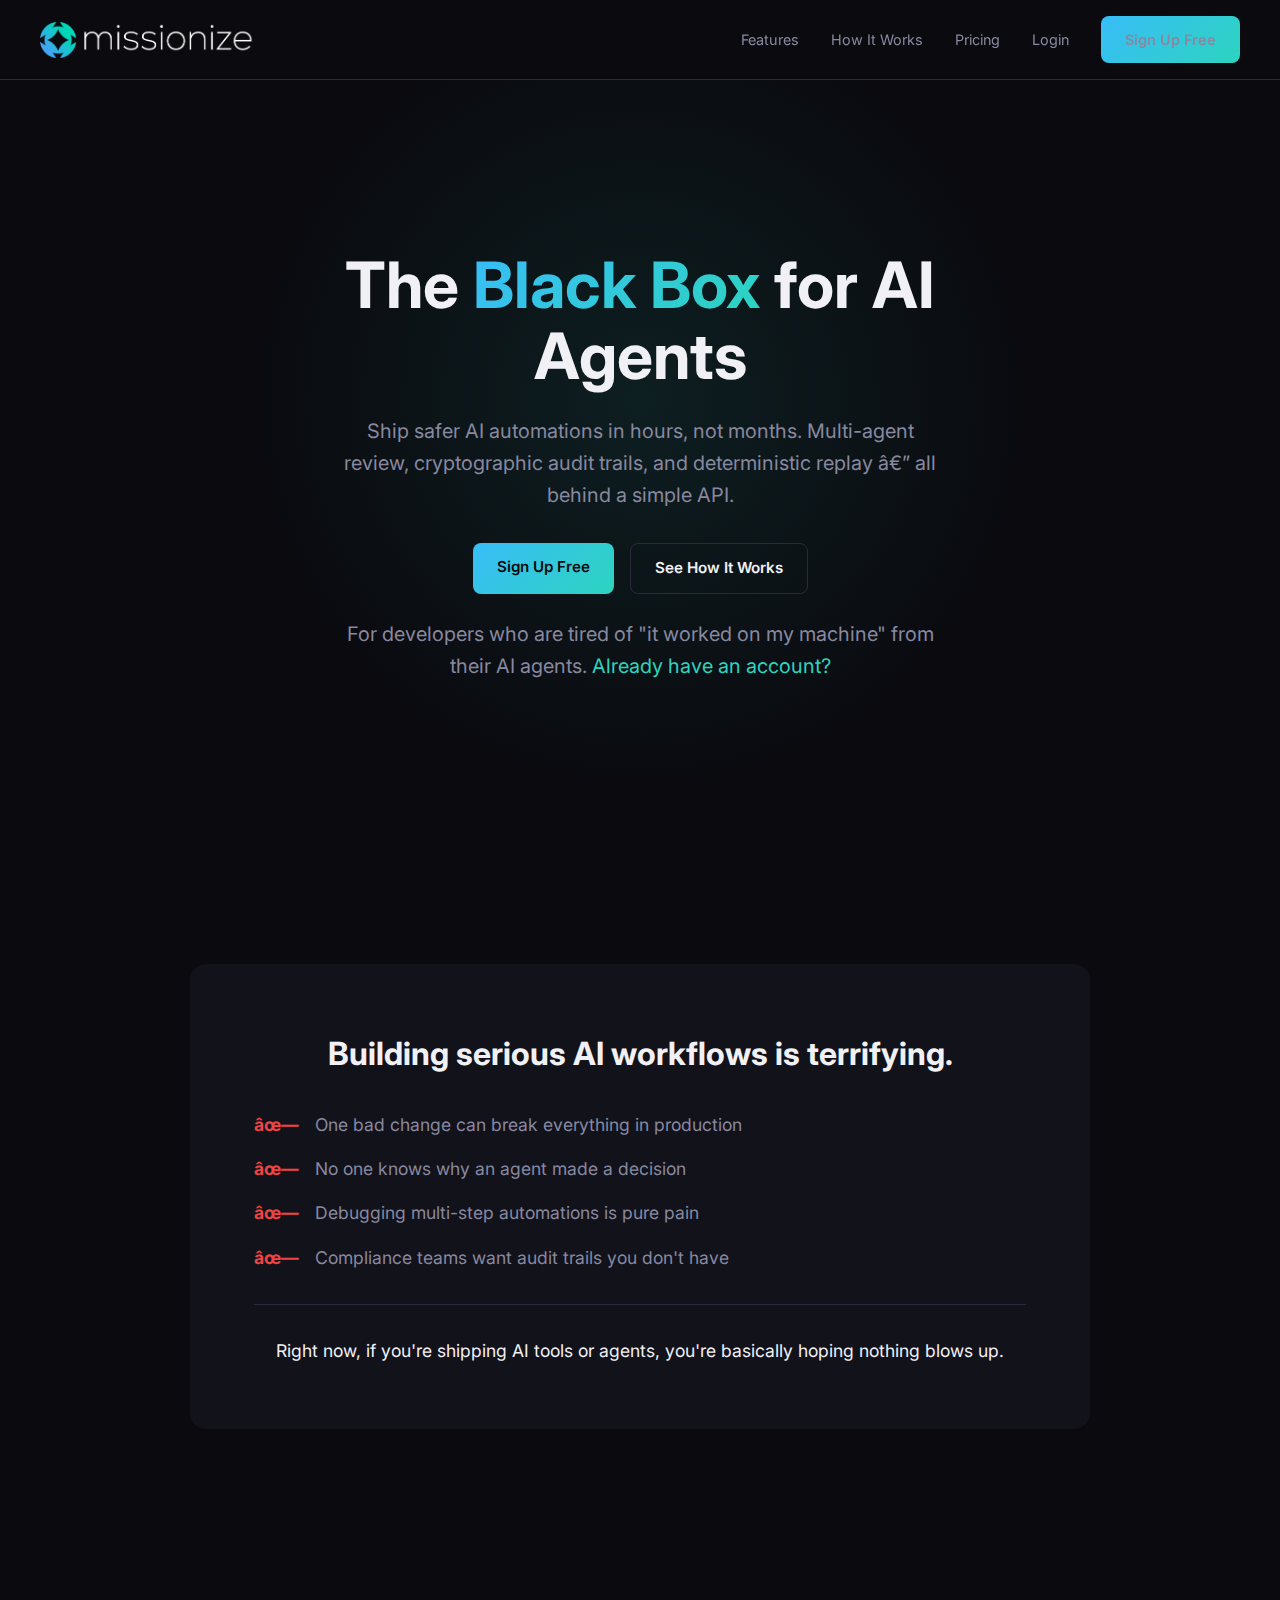
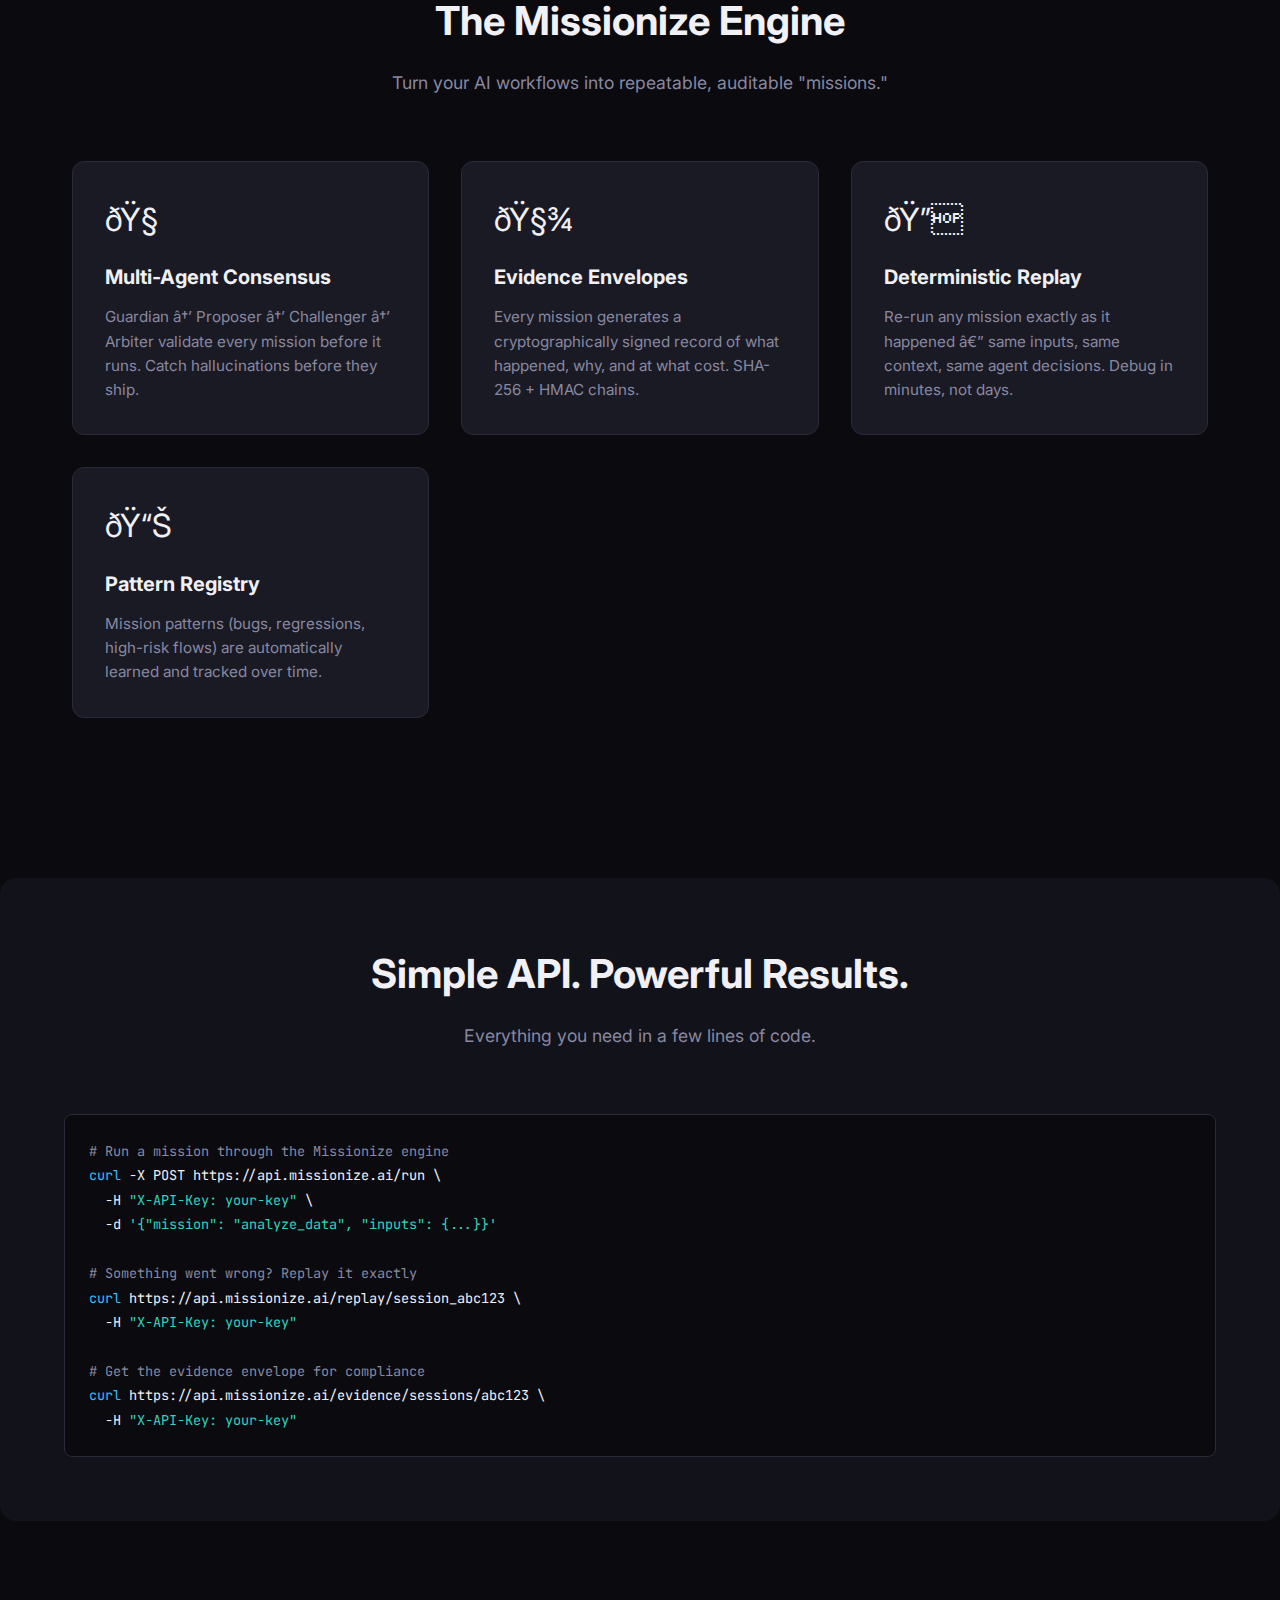
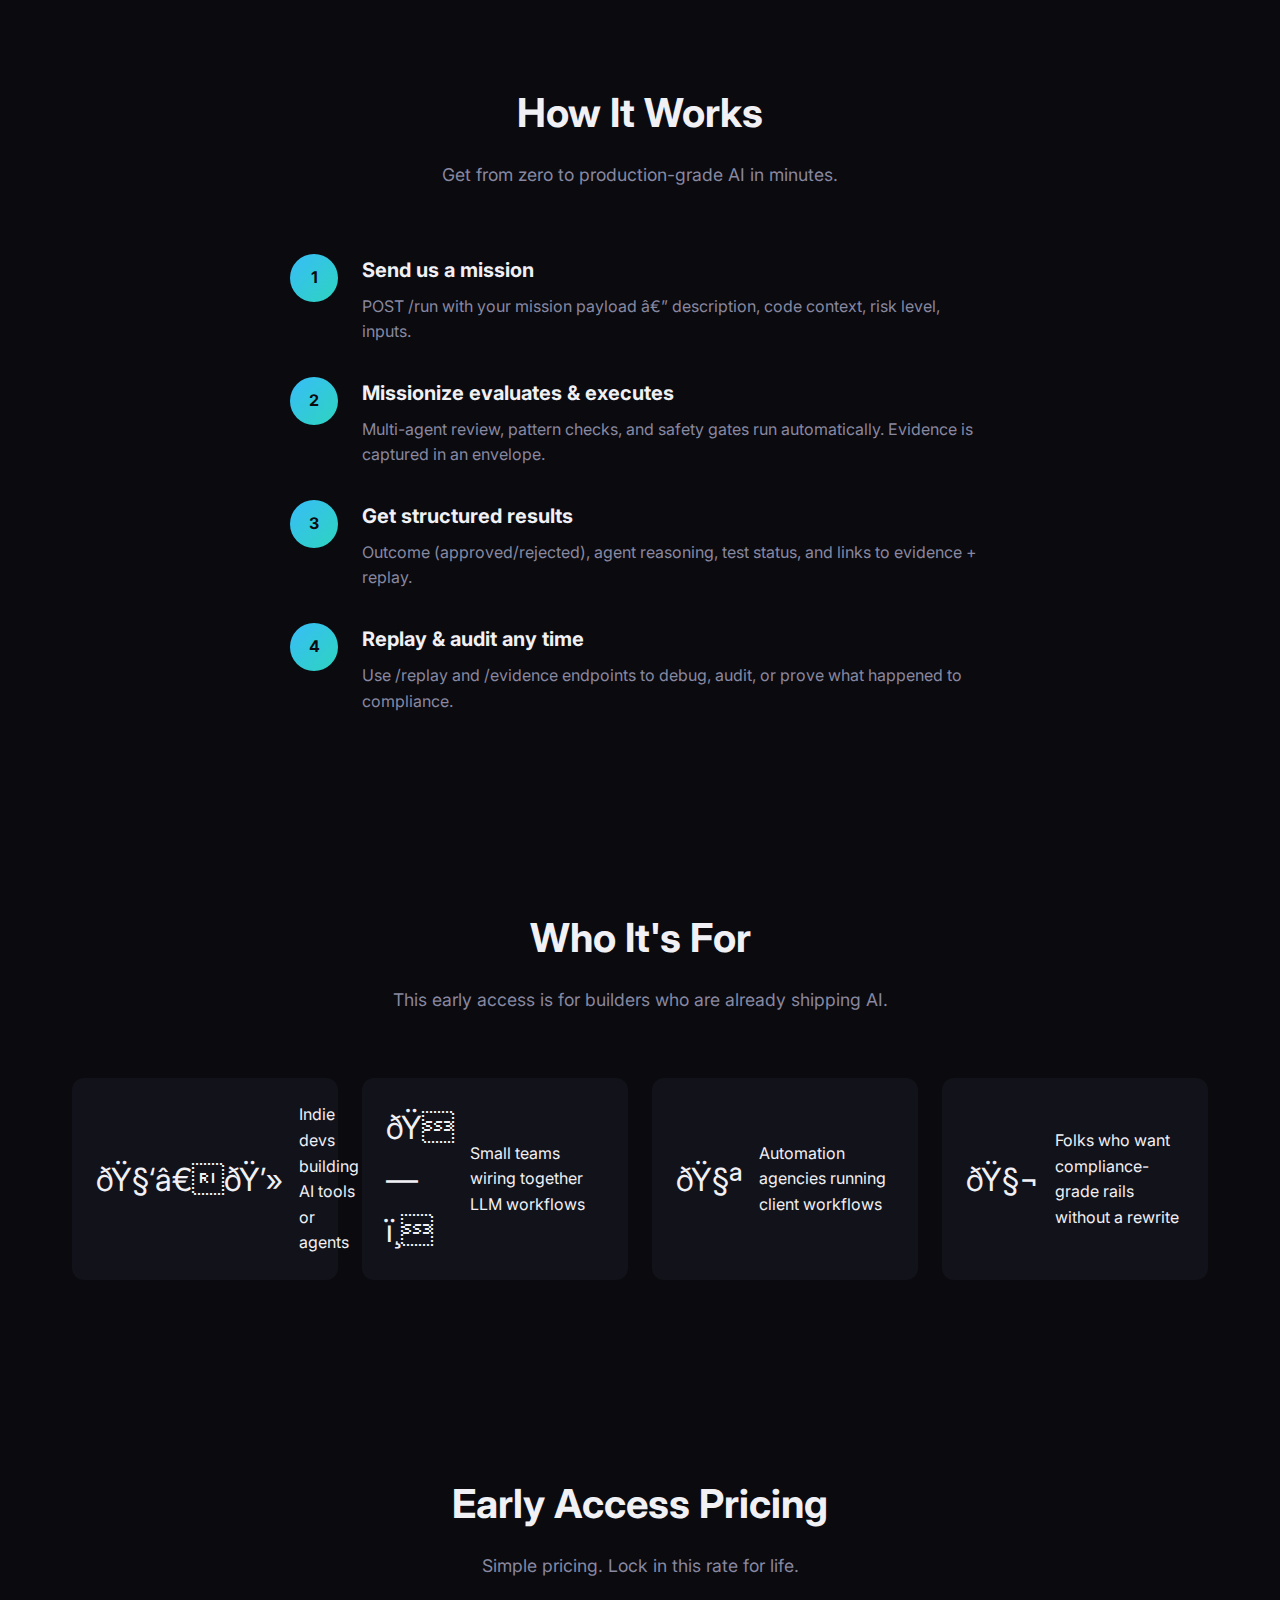
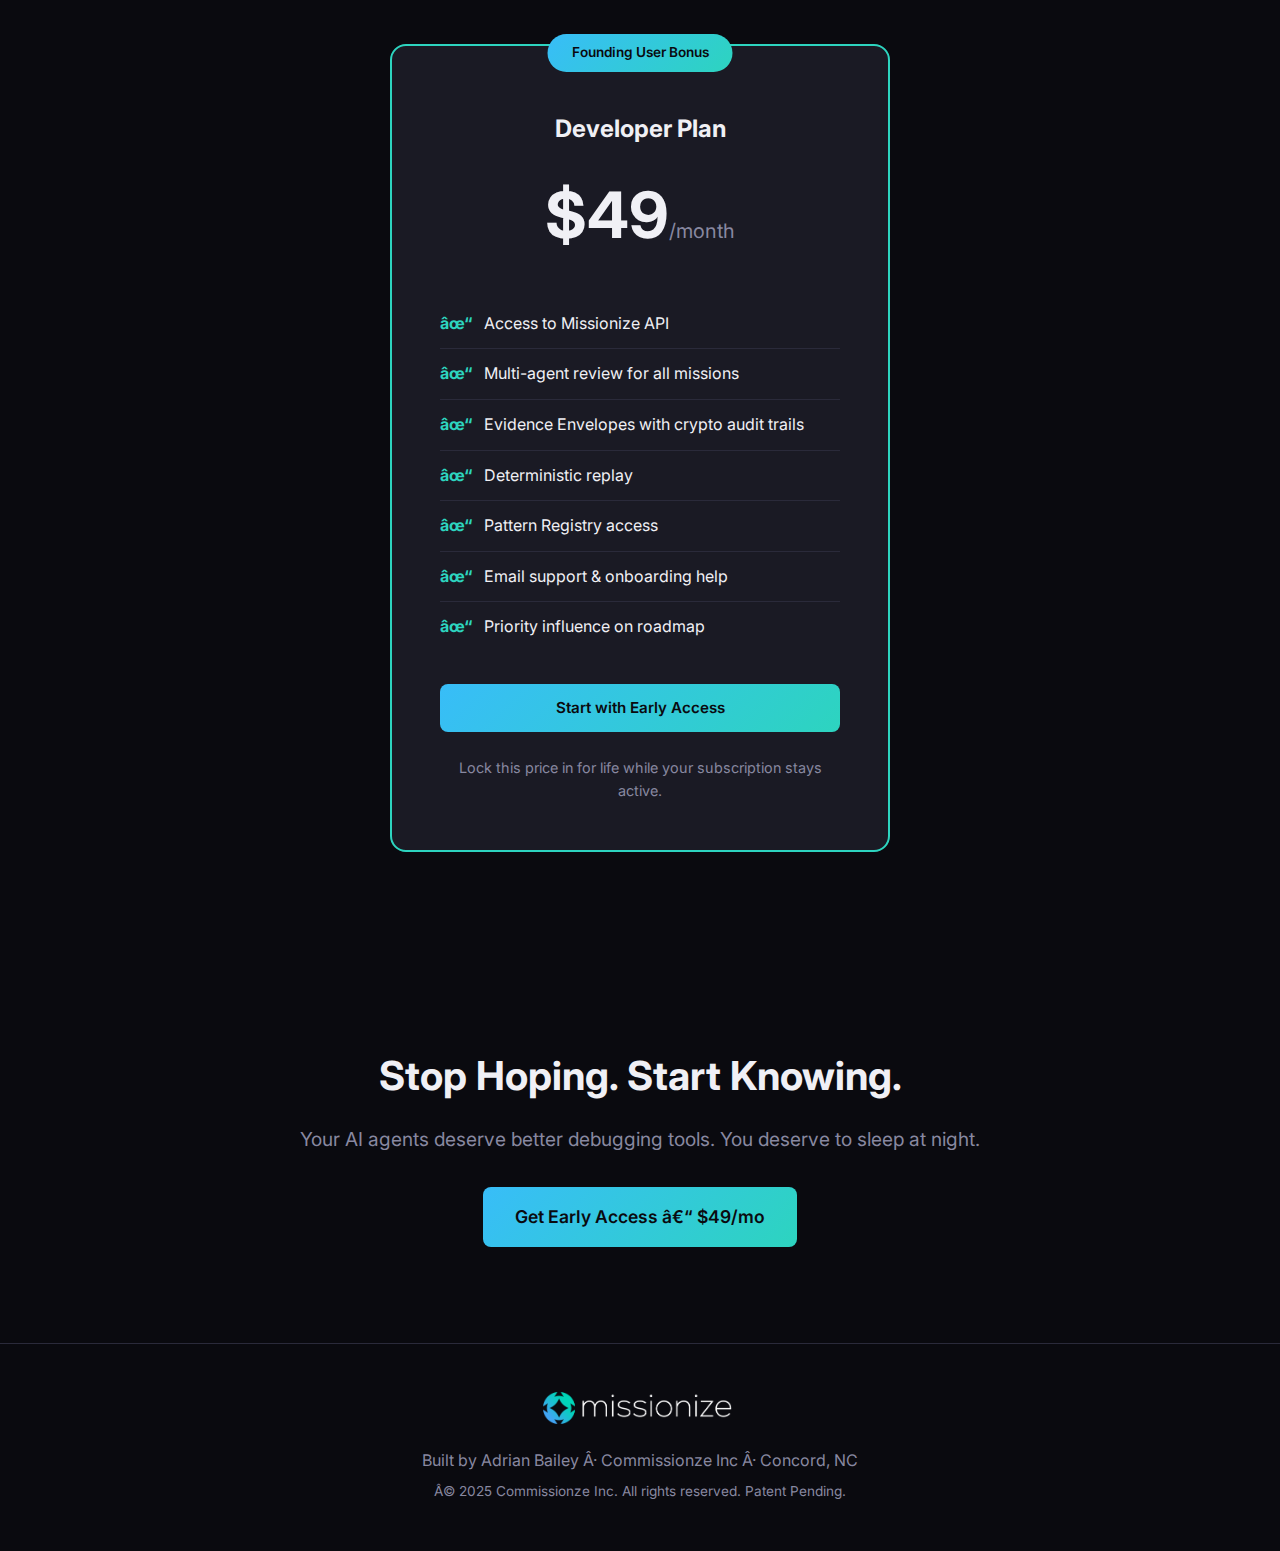
<file: index.html>
﻿<!DOCTYPE html>
<html lang="en">
<head>
    <meta charset="UTF-8">
    <meta name="viewport" content="width=device-width, initial-scale=1.0">
    <title>Missionize - The Black Box for AI Agents</title>
    <link rel="icon" type="image/x-icon" href="favicon.ico">
    <link rel="icon" type="image/png" sizes="32x32" href="favicon-32x32.png">
    <link rel="icon" type="image/png" sizes="16x16" href="favicon-16x16.png">
    <link rel="apple-touch-icon" sizes="180x180" href="apple-touch-icon.png">
    <meta name="description" content="Ship safer AI automations in hours, not months. Multi-agent review, cryptographic audit trails, and deterministic replay - all behind a simple API.">
    <link rel="preconnect" href="https://fonts.googleapis.com">
    <link rel="preconnect" href="https://fonts.gstatic.com" crossorigin>
    <link href="https://fonts.googleapis.com/css2?family=Inter:wght@400;500;600;700&family=JetBrains+Mono:wght@400;500&display=swap" rel="stylesheet">
    <style>
        :root {
            --color-bg: #0a0a0f;
            --color-bg-secondary: #12121a;
            --color-bg-card: #1a1a24;
            --color-text: #f0f0f5;
            --color-text-muted: #8888a0;
            --color-accent: #2dd4bf;
            --color-accent-blue: #38bdf8;
            --color-gradient-start: #38bdf8;
            --color-gradient-end: #2dd4bf;
            --color-border: #2a2a3a;
            --font-sans: 'Inter', -apple-system, BlinkMacSystemFont, sans-serif;
            --font-mono: 'JetBrains Mono', monospace;
        }
        * { margin: 0; padding: 0; box-sizing: border-box; }
        html { scroll-behavior: smooth; }
        body { font-family: var(--font-sans); background-color: var(--color-bg); color: var(--color-text); line-height: 1.6; }
        nav { position: fixed; top: 0; left: 0; right: 0; z-index: 100; background: rgba(10, 10, 15, 0.9); backdrop-filter: blur(10px); border-bottom: 1px solid var(--color-border); padding: 1rem 2rem; }
        .nav-container { max-width: 1200px; margin: 0 auto; display: flex; justify-content: space-between; align-items: center; }
        .logo { height: 36px; }
        .nav-links { display: flex; gap: 2rem; align-items: center; }
        .nav-links a { color: var(--color-text-muted); text-decoration: none; font-size: 0.9rem; transition: color 0.2s; }
        .nav-links a:hover { color: var(--color-text); }
        .btn { display: inline-block; padding: 0.75rem 1.5rem; border-radius: 8px; font-weight: 600; text-decoration: none; transition: all 0.2s; font-size: 0.95rem; }
        .btn-primary { background: linear-gradient(135deg, var(--color-gradient-start), var(--color-gradient-end)); color: #0a0a0f; }
        .btn-primary:hover { transform: translateY(-2px); box-shadow: 0 4px 20px rgba(45, 212, 191, 0.3); }
        .btn-secondary { background: transparent; border: 1px solid var(--color-border); color: var(--color-text); }
        .btn-secondary:hover { border-color: var(--color-accent); color: var(--color-accent); }
        .hero { min-height: 100vh; display: flex; align-items: center; justify-content: center; padding: 8rem 2rem 4rem; position: relative; overflow: hidden; }
        .hero::before { content: ''; position: absolute; top: 0; left: 50%; transform: translateX(-50%); width: 800px; height: 800px; background: radial-gradient(circle, rgba(45, 212, 191, 0.1) 0%, transparent 70%); pointer-events: none; }
        .hero-content { max-width: 800px; text-align: center; position: relative; z-index: 1; }
        .hero h1 { font-size: clamp(2.5rem, 6vw, 4rem); font-weight: 700; line-height: 1.1; margin-bottom: 1.5rem; }
        .gradient-text { background: linear-gradient(135deg, var(--color-gradient-start), var(--color-gradient-end)); -webkit-background-clip: text; -webkit-text-fill-color: transparent; background-clip: text; }
        .hero p { font-size: 1.25rem; color: var(--color-text-muted); margin-bottom: 2rem; max-width: 600px; margin-left: auto; margin-right: auto; }
        .hero-cta { display: flex; gap: 1rem; justify-content: center; flex-wrap: wrap; }
        .hero-note { margin-top: 1.5rem; font-size: 0.9rem; color: var(--color-text-muted); }
        section { padding: 6rem 2rem; max-width: 1200px; margin: 0 auto; }
        .section-header { text-align: center; margin-bottom: 4rem; }
        .section-header h2 { font-size: 2.5rem; margin-bottom: 1rem; }
        .section-header p { color: var(--color-text-muted); font-size: 1.1rem; max-width: 600px; margin: 0 auto; }
        .problem { background: var(--color-bg-secondary); border-radius: 16px; padding: 4rem; margin: 4rem auto; max-width: 900px; }
        .problem h2 { font-size: 2rem; margin-bottom: 2rem; text-align: center; }
        .problem-list { list-style: none; display: grid; gap: 1rem; }
        .problem-list li { display: flex; align-items: flex-start; gap: 1rem; font-size: 1.1rem; color: var(--color-text-muted); }
        .problem-list li::before { content: 'âœ—'; color: #ef4444; font-weight: bold; flex-shrink: 0; }
        .problem-conclusion { margin-top: 2rem; padding-top: 2rem; border-top: 1px solid var(--color-border); text-align: center; font-size: 1.1rem; color: var(--color-text); }
        .features-grid { display: grid; grid-template-columns: repeat(auto-fit, minmax(280px, 1fr)); gap: 2rem; }
        .feature-card { background: var(--color-bg-card); border: 1px solid var(--color-border); border-radius: 12px; padding: 2rem; transition: all 0.3s; }
        .feature-card:hover { border-color: var(--color-accent); transform: translateY(-4px); }
        .feature-icon { font-size: 2rem; margin-bottom: 1rem; }
        .feature-card h3 { font-size: 1.25rem; margin-bottom: 0.75rem; }
        .feature-card p { color: var(--color-text-muted); font-size: 0.95rem; }
        .code-section { background: var(--color-bg-secondary); border-radius: 16px; padding: 4rem; margin: 4rem 0; }
        .code-block { background: var(--color-bg); border: 1px solid var(--color-border); border-radius: 8px; padding: 1.5rem; overflow-x: auto; font-family: var(--font-mono); font-size: 0.85rem; line-height: 1.8; }
        .code-block .comment { color: var(--color-text-muted); }
        .code-block .keyword { color: var(--color-accent-blue); }
        .code-block .string { color: var(--color-accent); }
        .steps { display: grid; gap: 2rem; max-width: 700px; margin: 0 auto; }
        .step { display: flex; gap: 1.5rem; align-items: flex-start; }
        .step-number { width: 48px; height: 48px; background: linear-gradient(135deg, var(--color-gradient-start), var(--color-gradient-end)); border-radius: 50%; display: flex; align-items: center; justify-content: center; font-weight: 700; color: var(--color-bg); flex-shrink: 0; }
        .step-content h3 { font-size: 1.25rem; margin-bottom: 0.5rem; }
        .step-content p { color: var(--color-text-muted); }
        .pricing-card { background: var(--color-bg-card); border: 2px solid var(--color-accent); border-radius: 16px; padding: 3rem; max-width: 500px; margin: 0 auto; text-align: center; position: relative; }
        .pricing-badge { position: absolute; top: -12px; left: 50%; transform: translateX(-50%); background: linear-gradient(135deg, var(--color-gradient-start), var(--color-gradient-end)); color: var(--color-bg); padding: 0.5rem 1.5rem; border-radius: 20px; font-size: 0.85rem; font-weight: 600; }
        .pricing-card h3 { font-size: 1.5rem; margin-bottom: 1rem; margin-top: 1rem; }
        .pricing-amount { font-size: 4rem; font-weight: 700; }
        .pricing-amount span { font-size: 1.25rem; color: var(--color-text-muted); font-weight: 400; }
        .pricing-features { list-style: none; margin: 2rem 0; text-align: left; }
        .pricing-features li { padding: 0.75rem 0; display: flex; align-items: center; gap: 0.75rem; border-bottom: 1px solid var(--color-border); }
        .pricing-features li:last-child { border-bottom: none; }
        .pricing-features li::before { content: 'âœ“'; color: var(--color-accent); font-weight: bold; }
        .pricing-note { margin-top: 1.5rem; font-size: 0.9rem; color: var(--color-text-muted); }
        .audience-grid { display: grid; grid-template-columns: repeat(auto-fit, minmax(250px, 1fr)); gap: 1.5rem; }
        .audience-card { background: var(--color-bg-secondary); border-radius: 12px; padding: 1.5rem; display: flex; align-items: center; gap: 1rem; }
        .audience-icon { font-size: 2rem; }
        footer { border-top: 1px solid var(--color-border); padding: 3rem 2rem; text-align: center; color: var(--color-text-muted); }
        .footer-content { max-width: 1200px; margin: 0 auto; }
        .footer-logo { height: 32px; margin-bottom: 1rem; }
        @media (max-width: 768px) {
            nav { padding: 1rem; }
            .nav-links { display: none; }
            .hero { padding: 6rem 1rem 3rem; }
            .problem { padding: 2rem; margin: 2rem 1rem; }
            section { padding: 3rem 1rem; }
            .code-section { padding: 2rem 1rem; }
            .pricing-card { padding: 2rem; }
            .pricing-amount { font-size: 3rem; }
        }
    </style>
</head>
<body>
    <nav>
        <div class="nav-container">
            <img src="images/missionize_logo_horizontal_white.png" alt="Missionize" class="logo">
            <div class="nav-links">
                <a href="#features">Features</a>
                <a href="#how-it-works">How It Works</a>
                <a href="#pricing">Pricing</a>
                <a href="login.html">Login</a>
                <a href="register.html" class="btn btn-primary">Sign Up Free</a>
            </div>
        </div>
    </nav>

    <section class="hero">
        <div class="hero-content">
            <h1>The <span class="gradient-text">Black Box</span> for AI Agents</h1>
            <p>Ship safer AI automations in hours, not months. Multi-agent review, cryptographic audit trails, and deterministic replay â€” all behind a simple API.</p>
            <div class="hero-cta">
                <a href="register.html" class="btn btn-primary">Sign Up Free</a>
                <a href="#how-it-works" class="btn btn-secondary">See How It Works</a>
            </div>
            <p class="hero-note">For developers who are tired of "it worked on my machine" from their AI agents. <a href="login.html" style="color: var(--color-accent); text-decoration: none;">Already have an account?</a></p>
        </div>
    </section>

    <div class="problem">
        <h2>Building serious AI workflows is terrifying.</h2>
        <ul class="problem-list">
            <li>One bad change can break everything in production</li>
            <li>No one knows why an agent made a decision</li>
            <li>Debugging multi-step automations is pure pain</li>
            <li>Compliance teams want audit trails you don't have</li>
        </ul>
        <p class="problem-conclusion">Right now, if you're shipping AI tools or agents, you're basically hoping nothing blows up.</p>
    </div>

    <section id="features">
        <div class="section-header">
            <h2>The Missionize Engine</h2>
            <p>Turn your AI workflows into repeatable, auditable "missions."</p>
        </div>
        <div class="features-grid">
            <div class="feature-card">
                <div class="feature-icon">ðŸ§ </div>
                <h3>Multi-Agent Consensus</h3>
                <p>Guardian â†’ Proposer â†’ Challenger â†’ Arbiter validate every mission before it runs. Catch hallucinations before they ship.</p>
            </div>
            <div class="feature-card">
                <div class="feature-icon">ðŸ§¾</div>
                <h3>Evidence Envelopes</h3>
                <p>Every mission generates a cryptographically signed record of what happened, why, and at what cost. SHA-256 + HMAC chains.</p>
            </div>
            <div class="feature-card">
                <div class="feature-icon">ðŸ”</div>
                <h3>Deterministic Replay</h3>
                <p>Re-run any mission exactly as it happened â€” same inputs, same context, same agent decisions. Debug in minutes, not days.</p>
            </div>
            <div class="feature-card">
                <div class="feature-icon">ðŸ“Š</div>
                <h3>Pattern Registry</h3>
                <p>Mission patterns (bugs, regressions, high-risk flows) are automatically learned and tracked over time.</p>
            </div>
        </div>
    </section>

    <div class="code-section">
        <div class="section-header">
            <h2>Simple API. Powerful Results.</h2>
            <p>Everything you need in a few lines of code.</p>
        </div>
        <div class="code-block">
            <span class="comment"># Run a mission through the Missionize engine</span><br>
            <span class="keyword">curl</span> -X POST https://api.missionize.ai/run \<br>
            &nbsp;&nbsp;-H <span class="string">"X-API-Key: your-key"</span> \<br>
            &nbsp;&nbsp;-d <span class="string">'{"mission": "analyze_data", "inputs": {...}}'</span><br><br>
            <span class="comment"># Something went wrong? Replay it exactly</span><br>
            <span class="keyword">curl</span> https://api.missionize.ai/replay/session_abc123 \<br>
            &nbsp;&nbsp;-H <span class="string">"X-API-Key: your-key"</span><br><br>
            <span class="comment"># Get the evidence envelope for compliance</span><br>
            <span class="keyword">curl</span> https://api.missionize.ai/evidence/sessions/abc123 \<br>
            &nbsp;&nbsp;-H <span class="string">"X-API-Key: your-key"</span>
        </div>
    </div>

    <section id="how-it-works">
        <div class="section-header">
            <h2>How It Works</h2>
            <p>Get from zero to production-grade AI in minutes.</p>
        </div>
        <div class="steps">
            <div class="step">
                <div class="step-number">1</div>
                <div class="step-content">
                    <h3>Send us a mission</h3>
                    <p>POST /run with your mission payload â€” description, code context, risk level, inputs.</p>
                </div>
            </div>
            <div class="step">
                <div class="step-number">2</div>
                <div class="step-content">
                    <h3>Missionize evaluates & executes</h3>
                    <p>Multi-agent review, pattern checks, and safety gates run automatically. Evidence is captured in an envelope.</p>
                </div>
            </div>
            <div class="step">
                <div class="step-number">3</div>
                <div class="step-content">
                    <h3>Get structured results</h3>
                    <p>Outcome (approved/rejected), agent reasoning, test status, and links to evidence + replay.</p>
                </div>
            </div>
            <div class="step">
                <div class="step-number">4</div>
                <div class="step-content">
                    <h3>Replay & audit any time</h3>
                    <p>Use /replay and /evidence endpoints to debug, audit, or prove what happened to compliance.</p>
                </div>
            </div>
        </div>
    </section>

    <section>
        <div class="section-header">
            <h2>Who It's For</h2>
            <p>This early access is for builders who are already shipping AI.</p>
        </div>
        <div class="audience-grid">
            <div class="audience-card">
                <div class="audience-icon">ðŸ§‘â€ðŸ’»</div>
                <div>Indie devs building AI tools or agents</div>
            </div>
            <div class="audience-card">
                <div class="audience-icon">ðŸ—ï¸</div>
                <div>Small teams wiring together LLM workflows</div>
            </div>
            <div class="audience-card">
                <div class="audience-icon">ðŸ§ª</div>
                <div>Automation agencies running client workflows</div>
            </div>
            <div class="audience-card">
                <div class="audience-icon">ðŸ§¬</div>
                <div>Folks who want compliance-grade rails without a rewrite</div>
            </div>
        </div>
    </section>

    <section id="pricing">
        <div class="section-header">
            <h2>Early Access Pricing</h2>
            <p>Simple pricing. Lock in this rate for life.</p>
        </div>
        <div class="pricing-card">
            <div class="pricing-badge">Founding User Bonus</div>
            <h3>Developer Plan</h3>
            <div class="pricing-amount">$49<span>/month</span></div>
            <ul class="pricing-features">
                <li>Access to Missionize API</li>
                <li>Multi-agent review for all missions</li>
                <li>Evidence Envelopes with crypto audit trails</li>
                <li>Deterministic replay</li>
                <li>Pattern Registry access</li>
                <li>Email support & onboarding help</li>
                <li>Priority influence on roadmap</li>
            </ul>
            <a href="https://buy.stripe.com/fZu5kv27ZdXWeEH6Jh7N600" class="btn btn-primary" style="width: 100%; text-align: center;">Start with Early Access</a>
            <p class="pricing-note">Lock this price in for life while your subscription stays active.</p>
        </div>
    </section>

    <section style="text-align: center; padding: 6rem 2rem;">
        <h2 style="font-size: 2.5rem; margin-bottom: 1rem;">Stop Hoping. Start Knowing.</h2>
        <p style="color: var(--color-text-muted); font-size: 1.2rem; margin-bottom: 2rem;">Your AI agents deserve better debugging tools. You deserve to sleep at night.</p>
        <a href="https://buy.stripe.com/fZu5kv27ZdXWeEH6Jh7N600" class="btn btn-primary" style="font-size: 1.1rem; padding: 1rem 2rem;">Get Early Access â€“ $49/mo</a>
    </section>

    <footer>
        <div class="footer-content">
            <img src="images/missionize_logo_horizontal_white.png" alt="Missionize" class="footer-logo">
            <p>Built by Adrian Bailey Â· Commissionze Inc Â· Concord, NC</p>
            <p style="margin-top: 0.5rem; font-size: 0.85rem;">Â© 2025 Commissionze Inc. All rights reserved. Patent Pending.</p>
        </div>
    </footer>
</body>
</html>
<!-- Deployed: Tue, Nov 25, 2025  2:23:59 PM -->
</file>
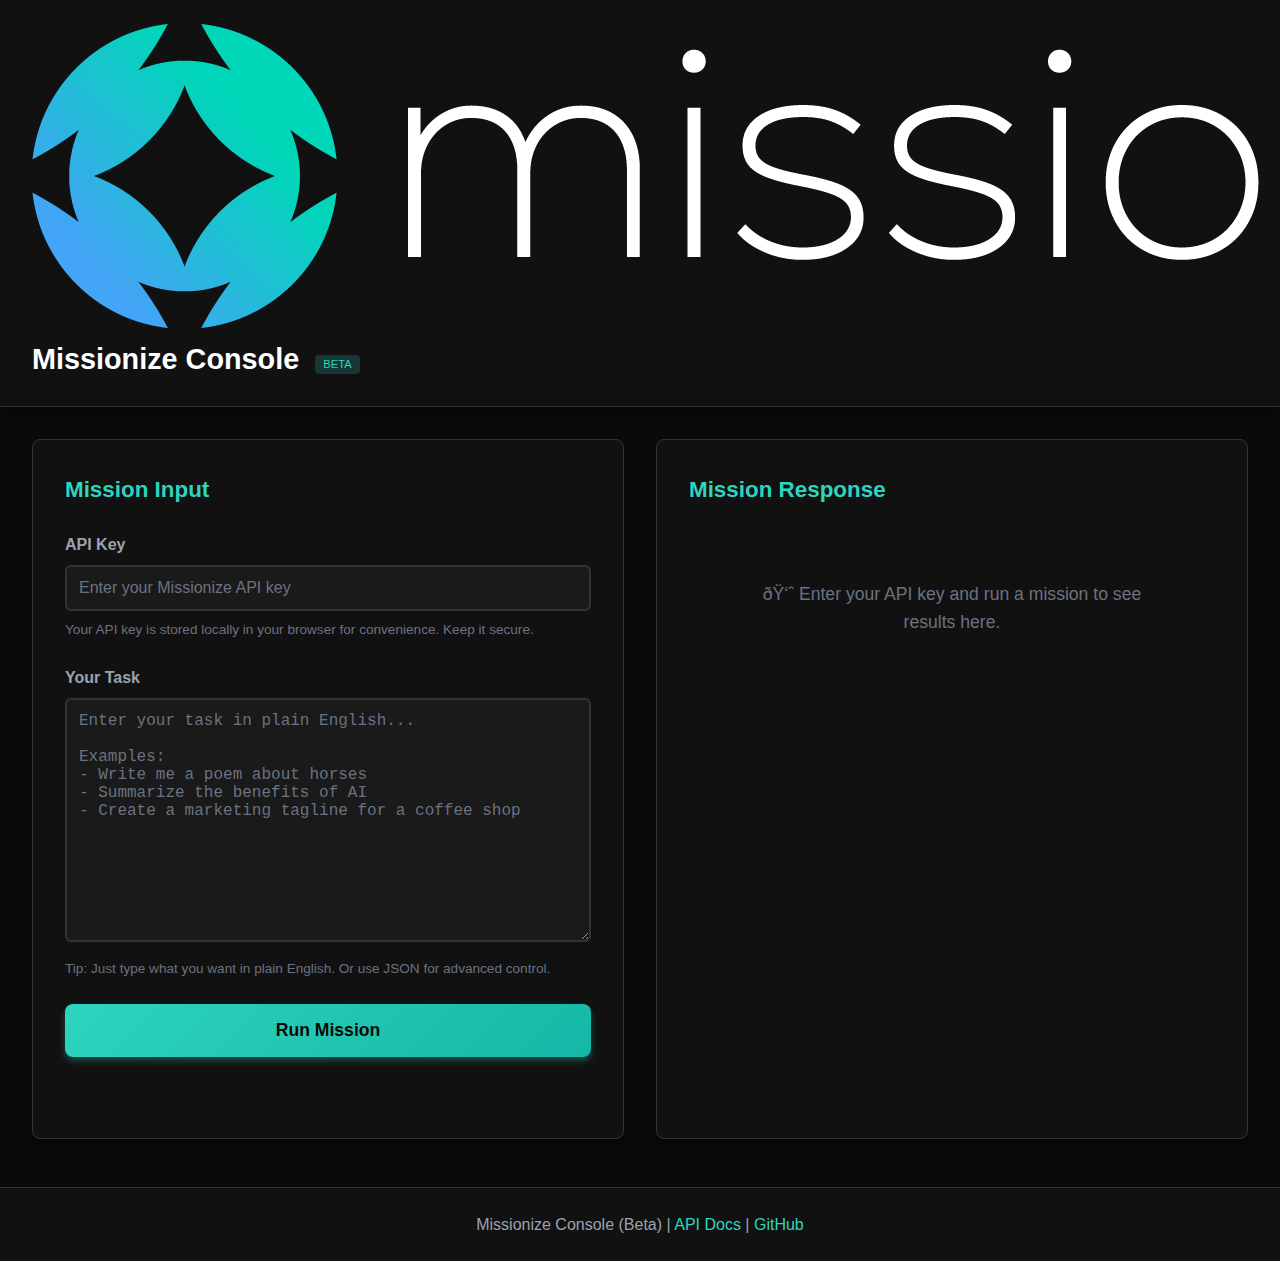
<file: console.html>
﻿<!DOCTYPE html>
<html lang="en">
<head>
    <meta charset="UTF-8">
    <meta name="viewport" content="width=device-width, initial-scale=1.0">
    <title>Missionize Console (Beta)</title>
    <link rel="icon" type="image/x-icon" href="favicon.ico">
    <link rel="icon" type="image/png" sizes="32x32" href="favicon-32x32.png">
    <link rel="icon" type="image/png" sizes="16x16" href="favicon-16x16.png">
    <link rel="apple-touch-icon" sizes="180x180" href="apple-touch-icon.png">
    <link rel="stylesheet" href="console.css">
</head>
<body>
    <div class="console-shell">
    <header>
        <div class="header-content">
            <div class="logo-title">
                <img src="images/missionize_logo_horizontal_white.png"
                     alt="Missionize"
                     class="console-logo">
                <h1>Missionize Console <span class="beta-badge">BETA</span></h1>
            </div>
            <nav>
                <a href="index.html" class="back-link">â† Back to Home</a>
            </nav>
        </div>
    </header>

    <main class="console-container">
        <!-- Input Panel -->
        <section class="input-panel">
            <h2>Mission Input</h2>

            <div class="form-group">
                <label for="api-key">API Key</label>
                <input
                    type="password"
                    id="api-key"
                    placeholder="Enter your Missionize API key"
                    autocomplete="off"
                />
                <small class="help-text">Your API key is stored locally in your browser for convenience. Keep it secure.</small>
            </div>

            <div class="form-group">
                <label for="mission-json">Your Task</label>
                <textarea
                    id="mission-json"
                    rows="12"
                    placeholder='Enter your task in plain English...

Examples:
- Write me a poem about horses
- Summarize the benefits of AI
- Create a marketing tagline for a coffee shop'
                ></textarea>
                <small class="help-text">
                    Tip: Just type what you want in plain English. Or use JSON for advanced control.
                </small>
            </div>

            <button id="run-button" class="run-button">
                <span class="button-text">Run Mission</span>
                <span class="spinner" style="display: none;">â³</span>
            </button>

            <div id="loading-message" class="loading-message" style="display: none;"></div>
            <div id="progress-bar-container" class="progress-bar-container" style="display: none;">
                <div id="progress-bar-fill" class="progress-bar-fill"></div>
            </div>
            <div id="error-display" class="error-message" style="display: none;"></div>
        </section>

        <!-- Output Panel -->
        <section class="output-panel">
            <h2>Mission Response</h2>

            <div id="output-container" class="output-empty">
                <p>ðŸ‘ˆ Enter your API key and run a mission to see results here.</p>
            </div>

            <div id="response-summary" class="response-summary" style="display: none;">
                <h3>Summary</h3>
                <div id="summary-content"></div>
            </div>

            <div id="response-raw" class="response-raw" style="display: none;">
                <h3>Raw JSON Response</h3>
                <pre id="raw-json-content"></pre>
            </div>
        </section>
    </main>

    <footer>
        <p>
            Missionize Console (Beta) |
            <a href="https://api.missionize.ai/docs" target="_blank">API Docs</a> |
            <a href="https://github.com/raggedymoon/missionize-api-service" target="_blank">GitHub</a>
        </p>
    </footer>
    </div>

    <script src="console.js"></script>
</body>
</html>
</file>
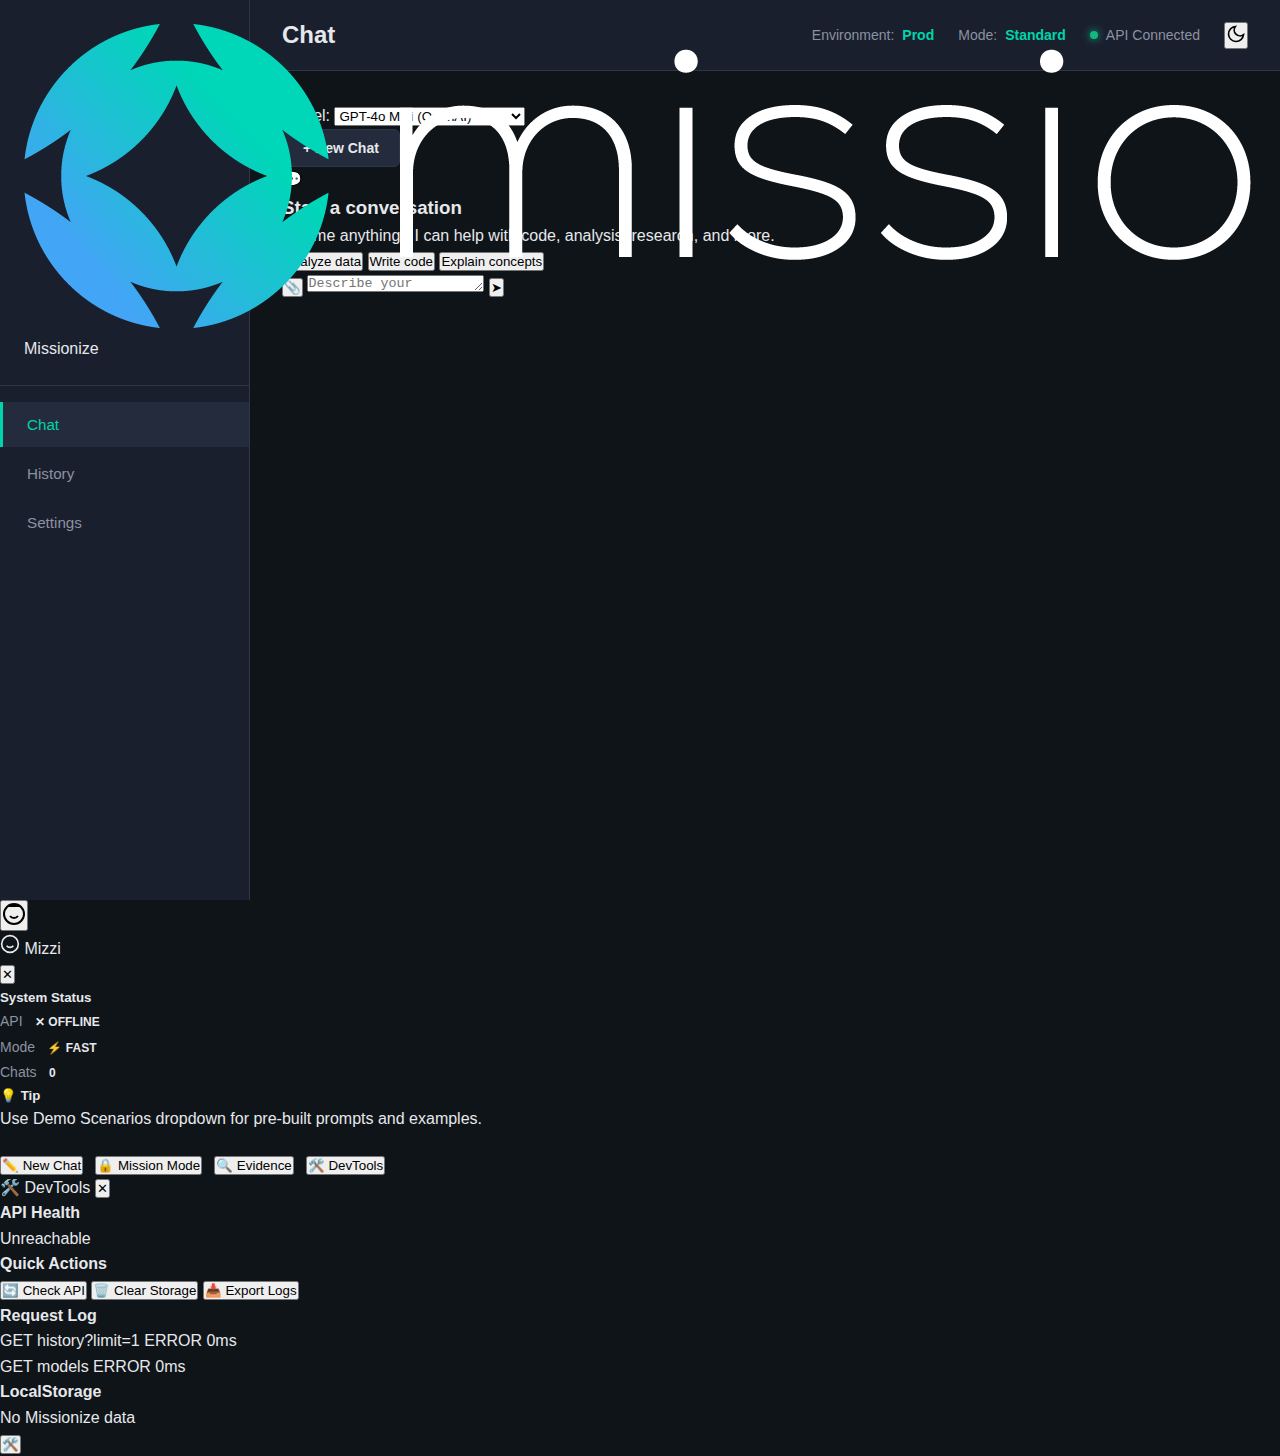
<file: dashboard.html>
<!DOCTYPE html>
<html lang="en">
<head>
    <meta charset="UTF-8">
    <meta name="viewport" content="width=device-width, initial-scale=1.0">
    <title>Missionize Dashboard</title>
    <link rel="stylesheet" href="css/dashboard.css">
</head>
<body>
    <div class="dashboard-wrapper">
        <!-- Left Sidebar Navigation -->
        <aside class="sidebar">
            <div class="sidebar-header">
                <img src="images/missionize_logo_horizontal_white.png" alt="Missionize" class="logo-image">
                <span class="sr-only">Missionize</span>
            </div>
            <nav class="sidebar-nav">
                <button class="nav-tab active" data-view="chat">
                    <span class="nav-label">Chat</span>
                </button>
                <!-- Hidden for MVP - Pipeline not yet implemented
                <button class="nav-tab" data-view="pipeline">
                    <span class="nav-label">Mission Pipeline</span>
                </button>
                -->
                <button class="nav-tab" data-view="history">
                    <span class="nav-label">History</span>
                </button>
                <!-- Hidden for MVP - Evidence not yet implemented
                <button class="nav-tab" data-view="evidence">
                    <span class="nav-label">Evidence</span>
                </button>
                -->
                <!-- Hidden for MVP - Patterns not yet implemented
                <button class="nav-tab" data-view="patterns">
                    <span class="nav-label">Patterns</span>
                </button>
                -->
                <!-- Hidden for MVP - Mizzi not yet implemented
                <button class="nav-tab" data-view="mizzi">
                    <span class="nav-label">Mizzi</span>
                </button>
                -->
                <button class="nav-tab" data-view="settings">
                    <span class="nav-label">Settings</span>
                </button>
            </nav>
        </aside>

        <!-- Main Content Area -->
        <main class="main-content">
            <!-- Top Header Bar -->
            <header class="top-header">
                <div class="header-left">
                    <h2 class="page-title">Mission Pipeline</h2>
                </div>
                <div class="header-right">
                    <div class="environment-indicator">
                        <span class="env-label">Environment:</span>
                        <span class="env-value">Prod</span>
                    </div>
                    <div class="mode-indicator">
                        <span class="mode-label">Mode:</span>
                        <span class="mode-value">Standard</span>
                    </div>
                    <div class="status-indicator">
                        <span class="status-dot connected"></span>
                        <span class="status-label">API Connected</span>
                    </div>
                    <button class="theme-toggle" id="theme-toggle" title="Toggle theme">
                        <svg id="theme-icon-dark" width="20" height="20" viewBox="0 0 24 24" fill="none" stroke="currentColor" stroke-width="2">
                            <path d="M21 12.79A9 9 0 1 1 11.21 3 7 7 0 0 0 21 12.79z"></path>
                        </svg>
                        <svg id="theme-icon-light" width="20" height="20" viewBox="0 0 24 24" fill="none" stroke="currentColor" stroke-width="2" style="display:none">
                            <circle cx="12" cy="12" r="5"></circle>
                            <line x1="12" y1="1" x2="12" y2="3"></line>
                            <line x1="12" y1="21" x2="12" y2="23"></line>
                            <line x1="4.22" y1="4.22" x2="5.64" y2="5.64"></line>
                            <line x1="18.36" y1="18.36" x2="19.78" y2="19.78"></line>
                            <line x1="1" y1="12" x2="3" y2="12"></line>
                            <line x1="21" y1="12" x2="23" y2="12"></line>
                            <line x1="4.22" y1="19.78" x2="5.64" y2="18.36"></line>
                            <line x1="18.36" y1="5.64" x2="19.78" y2="4.22"></line>
                        </svg>
                    </button>
                </div>
            </header>

            <!-- Content Container -->
            <div class="content-container" id="main-view">
                <!-- Dynamic content will be rendered here -->
            </div>
        </main>
    </div>

    <!-- Scripts -->
    <script type="module" src="js/dashboard/chat.js"></script>
    <script type="module" src="js/dashboard/pipeline.js"></script>
    <script type="module" src="js/dashboard/history.js"></script>
    <script type="module" src="js/dashboard/evidence.js"></script>
    <script type="module" src="js/dashboard/patterns.js"></script>
    <script type="module" src="js/dashboard/mizzi.js"></script>
    <script type="module" src="js/dashboard/settings.js"></script>
    <script type="module" src="js/dashboard.js"></script>
    <script src="js/dashboard/devtools.js"></script>
</body>
</html>
</file>
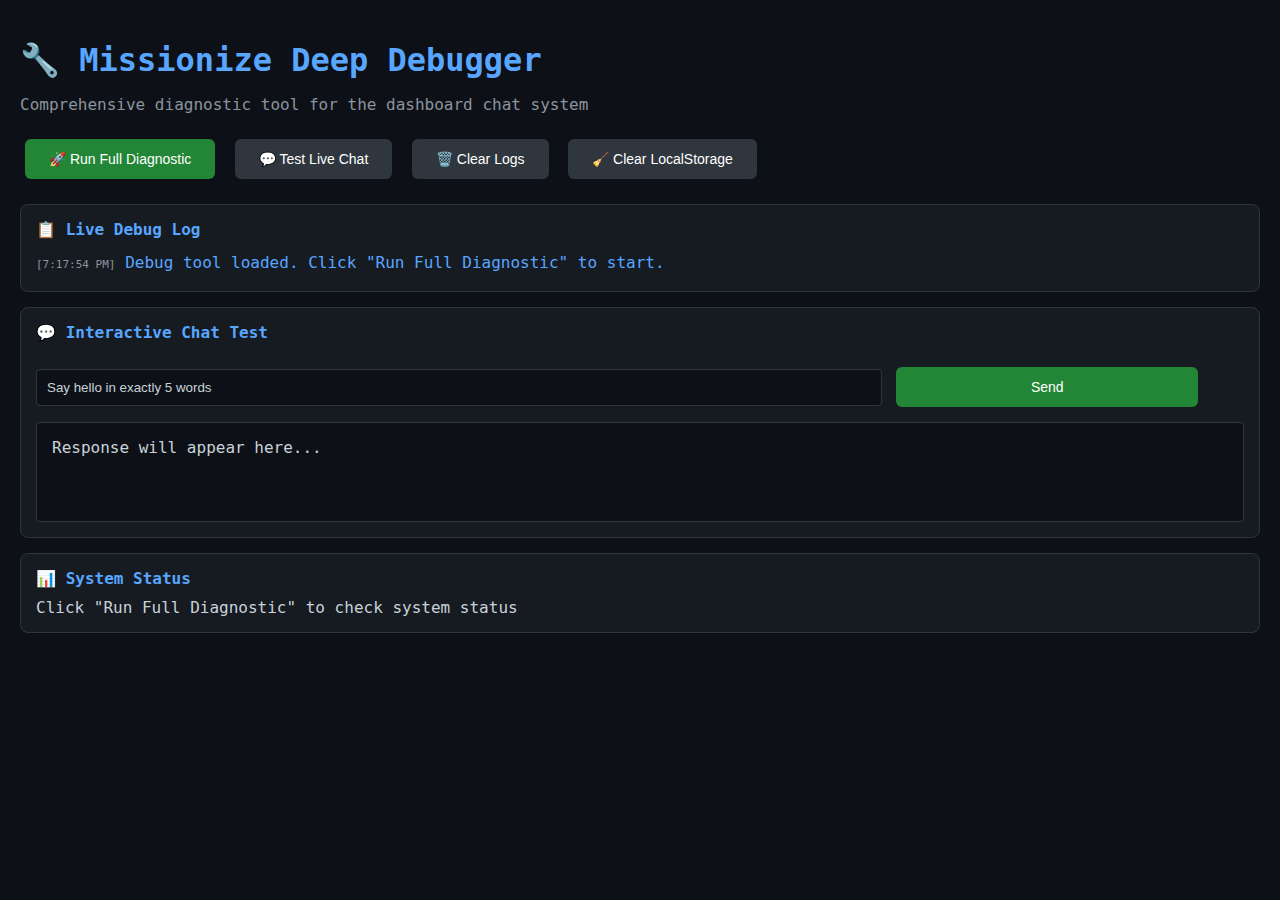
<file: debug.html>
<!DOCTYPE html>
<html>
<head>
    <title>Missionize Deep Debugger</title>
    <style>
        * { box-sizing: border-box; }
        body { font-family: 'Segoe UI', monospace; background: #0d1117; color: #c9d1d9; padding: 20px; margin: 0; }
        h1 { color: #58a6ff; margin-bottom: 10px; }
        .subtitle { color: #8b949e; margin-bottom: 20px; }
        .section { background: #161b22; border: 1px solid #30363d; border-radius: 8px; padding: 15px; margin: 15px 0; }
        .section h2 { color: #58a6ff; margin: 0 0 10px 0; font-size: 16px; }
        .pass { color: #3fb950; }
        .fail { color: #f85149; }
        .warn { color: #d29922; }
        .info { color: #58a6ff; }
        pre { background: #0d1117; padding: 10px; border-radius: 4px; overflow-x: auto; font-size: 12px; white-space: pre-wrap; word-break: break-all; }
        button { background: #238636; color: white; border: none; padding: 12px 24px; border-radius: 6px; cursor: pointer; font-size: 14px; margin: 5px; }
        button:hover { background: #2ea043; }
        button.secondary { background: #30363d; }
        button.secondary:hover { background: #484f58; }
        .log-entry { padding: 4px 0; border-bottom: 1px solid #21262d; }
        .log-entry:last-child { border-bottom: none; }
        .timestamp { color: #8b949e; font-size: 11px; }
        #live-log { max-height: 400px; overflow-y: auto; }
        .test-chat { margin-top: 20px; }
        .test-chat input { width: 70%; padding: 10px; background: #0d1117; border: 1px solid #30363d; color: #c9d1d9; border-radius: 4px; }
        .test-chat button { width: 25%; }
        .response-box { background: #0d1117; border: 1px solid #30363d; border-radius: 4px; padding: 15px; margin-top: 10px; min-height: 100px; }
    </style>
</head>
<body>
    <h1>🔧 Missionize Deep Debugger</h1>
    <p class="subtitle">Comprehensive diagnostic tool for the dashboard chat system</p>
    
    <div style="margin-bottom: 20px;">
        <button data-action="run-full-diagnostic">🚀 Run Full Diagnostic</button>
        <button data-action="test-live-chat" class="secondary">💬 Test Live Chat</button>
        <button data-action="clear-logs" class="secondary">🗑️ Clear Logs</button>
        <button data-action="clear-local-storage" class="secondary">🧹 Clear LocalStorage</button>
    </div>

    <div class="section">
        <h2>📋 Live Debug Log</h2>
        <div id="live-log"></div>
    </div>

    <div class="section">
        <h2>💬 Interactive Chat Test</h2>
        <div class="test-chat">
            <input type="text" id="test-message" placeholder="Type a test message..." value="Say hello in exactly 5 words">
            <button data-action="send-test-message">Send</button>
        </div>
        <div class="response-box" id="chat-response">Response will appear here...</div>
    </div>

    <div class="section">
        <h2>📊 System Status</h2>
        <div id="system-status">Click "Run Full Diagnostic" to check system status</div>
    </div>

    <script type="module">
        const API_BASE = 'https://api.missionize.ai';
        const logContainer = document.getElementById('live-log');
        const statusContainer = document.getElementById('system-status');
        const responseBox = document.getElementById('chat-response');
        
        function log(message, type = 'info') {
            const time = new Date().toLocaleTimeString();
            const typeClass = type;
            const entry = document.createElement('div');
            entry.className = 'log-entry';
            entry.innerHTML = `<span class="timestamp">[${time}]</span> <span class="${typeClass}">${message}</span>`;
            logContainer.appendChild(entry);
            logContainer.scrollTop = logContainer.scrollHeight;
        }

        function clearLogs() {
            logContainer.innerHTML = '';
            log('Logs cleared', 'info');
        }

        function clearLocalStorage() {
            localStorage.removeItem('missionize_conversations');
            localStorage.removeItem('missionize_selected_model');
            log('LocalStorage cleared - refresh dashboard to see effect', 'warn');
        }

        async function runFullDiagnostic() {
            log('=== STARTING FULL DIAGNOSTIC ===', 'info');
            let results = [];

            // Test 1: Health endpoint
            log('Testing /health endpoint...', 'info');
            try {
                const health = await fetch(`${API_BASE}/health`);
                const healthData = await health.json();
                if (health.ok && healthData.status === 'ok') {
                    log('✅ Health check PASSED', 'pass');
                    results.push({ test: 'Health', status: 'pass' });
                } else {
                    log('❌ Health check returned non-ok status', 'fail');
                    results.push({ test: 'Health', status: 'fail', error: healthData });
                }
            } catch (e) {
                log(`❌ Health check FAILED: ${e.message}`, 'fail');
                results.push({ test: 'Health', status: 'fail', error: e.message });
            }

            // Test 2: Models endpoint
            log('Testing /api/chat/models endpoint...', 'info');
            try {
                const models = await fetch(`${API_BASE}/api/chat/models`);
                const modelsData = await models.json();
                const available = modelsData.models?.filter(m => m.available) || [];
                if (available.length > 0) {
                    log(`✅ Models PASSED - ${available.length} models available: ${available.map(m => m.id).join(', ')}`, 'pass');
                    results.push({ test: 'Models', status: 'pass', count: available.length });
                } else {
                    log('⚠️ Models endpoint works but no models available (check API keys)', 'warn');
                    results.push({ test: 'Models', status: 'warn', data: modelsData });
                }
            } catch (e) {
                log(`❌ Models FAILED: ${e.message}`, 'fail');
                results.push({ test: 'Models', status: 'fail', error: e.message });
            }

            // Test 3: Chat Send endpoint
            log('Testing /api/chat/send endpoint...', 'info');
            let messageId = null;
            try {
                const sendRes = await fetch(`${API_BASE}/api/chat/send`, {
                    method: 'POST',
                    headers: { 'Content-Type': 'application/json' },
                    body: JSON.stringify({
                        messages: [{ role: 'user', content: 'Test' }],
                        model_id: 'gpt-4o-mini',
                        conversation_id: 'debug-' + Date.now()
                    })
                });
                const sendData = await sendRes.json();
                if (sendData.ok && sendData.message_id) {
                    messageId = sendData.message_id;
                    log(`✅ Chat Send PASSED - message_id: ${messageId}`, 'pass');
                    results.push({ test: 'ChatSend', status: 'pass', messageId });
                } else {
                    log(`❌ Chat Send returned unexpected response`, 'fail');
                    log(`Response: ${JSON.stringify(sendData)}`, 'info');
                    results.push({ test: 'ChatSend', status: 'fail', data: sendData });
                }
            } catch (e) {
                log(`❌ Chat Send FAILED: ${e.message}`, 'fail');
                results.push({ test: 'ChatSend', status: 'fail', error: e.message });
            }

            // Test 4: SSE Stream
            if (messageId) {
                log('Testing SSE stream...', 'info');
                await new Promise((resolve) => {
                    const streamUrl = `${API_BASE}/api/chat/stream?message_id=${messageId}`;
                    log(`Connecting to: ${streamUrl}`, 'info');
                    
                    const es = new EventSource(streamUrl);
                    let chunks = [];
                    let gotFinal = false;
                    
                    const timeout = setTimeout(() => {
                        es.close();
                        if (!gotFinal) {
                            log(`⚠️ SSE timed out after 15s - got ${chunks.length} chunks`, 'warn');
                            results.push({ test: 'SSE', status: 'warn', chunks: chunks.length });
                        }
                        resolve();
                    }, 15000);

                    es.addEventListener('chunk', (e) => {
                        chunks.push(e.data);
                        log(`📦 SSE chunk: ${e.data}`, 'info');
                    });

                    es.addEventListener('status', (e) => {
                        log(`📊 SSE status: ${e.data}`, 'info');
                    });

                    es.addEventListener('final', (e) => {
                        clearTimeout(timeout);
                        gotFinal = true;
                        log(`✅ SSE PASSED - received ${chunks.length} chunks + final event`, 'pass');
                        log(`Final: ${e.data}`, 'info');
                        results.push({ test: 'SSE', status: 'pass', chunks: chunks.length });
                        es.close();
                        resolve();
                    });

                    es.addEventListener('error', (e) => {
                        if (e.data) {
                            log(`❌ SSE error event: ${e.data}`, 'fail');
                        }
                    });

                    es.onerror = (e) => {
                        clearTimeout(timeout);
                        if (!gotFinal && chunks.length === 0) {
                            log(`❌ SSE connection error - readyState: ${es.readyState}`, 'fail');
                            results.push({ test: 'SSE', status: 'fail', readyState: es.readyState });
                        }
                        es.close();
                        resolve();
                    };
                });
            }

            // Test 5: Module imports
            log('Testing module imports...', 'info');
            try {
                const apiModule = await import('./js/dashboard/api.js');
                const exports = Object.keys(apiModule);
                if (exports.includes('createChatStream') && exports.includes('postJson')) {
                    log(`✅ API module PASSED - exports: ${exports.join(', ')}`, 'pass');
                    results.push({ test: 'APIModule', status: 'pass', exports });
                } else {
                    log(`⚠️ API module missing expected exports`, 'warn');
                    results.push({ test: 'APIModule', status: 'warn', exports });
                }
            } catch (e) {
                log(`❌ API module FAILED: ${e.message}`, 'fail');
                results.push({ test: 'APIModule', status: 'fail', error: e.message });
            }

            try {
                const chatModule = await import('./js/dashboard/chat.js');
                const exports = Object.keys(chatModule);
                log(`✅ Chat module PASSED - exports: ${exports.join(', ')}`, 'pass');
                results.push({ test: 'ChatModule', status: 'pass', exports });
            } catch (e) {
                log(`❌ Chat module FAILED: ${e.message}`, 'fail');
                results.push({ test: 'ChatModule', status: 'fail', error: e.message });
            }

            // Test 6: LocalStorage state
            log('Checking LocalStorage...', 'info');
            const convs = localStorage.getItem('missionize_conversations');
            if (convs) {
                try {
                    const parsed = JSON.parse(convs);
                    const stuckMessages = [];
                    parsed.forEach(conv => {
                        conv.messages?.forEach(msg => {
                            if (msg.content?.includes('⏳') || msg.content?.includes('Sending to Missionize')) {
                                stuckMessages.push(msg.content.substring(0, 50));
                            }
                        });
                    });
                    if (stuckMessages.length > 0) {
                        log(`⚠️ Found ${stuckMessages.length} stuck messages in localStorage - click "Clear LocalStorage" to fix`, 'warn');
                        results.push({ test: 'LocalStorage', status: 'warn', stuckMessages: stuckMessages.length });
                    } else {
                        log(`✅ LocalStorage OK - ${parsed.length} conversations`, 'pass');
                        results.push({ test: 'LocalStorage', status: 'pass', conversations: parsed.length });
                    }
                } catch (e) {
                    log(`⚠️ LocalStorage corrupted: ${e.message}`, 'warn');
                    results.push({ test: 'LocalStorage', status: 'warn', error: e.message });
                }
            } else {
                log('ℹ️ LocalStorage empty (no conversations)', 'info');
                results.push({ test: 'LocalStorage', status: 'pass', empty: true });
            }

            // Summary
            log('=== DIAGNOSTIC COMPLETE ===', 'info');
            const passed = results.filter(r => r.status === 'pass').length;
            const failed = results.filter(r => r.status === 'fail').length;
            const warned = results.filter(r => r.status === 'warn').length;
            
            statusContainer.innerHTML = `
                <div style="display: flex; gap: 20px; margin-bottom: 15px;">
                    <div class="pass">✅ Passed: ${passed}</div>
                    <div class="fail">❌ Failed: ${failed}</div>
                    <div class="warn">⚠️ Warnings: ${warned}</div>
                </div>
                <pre>${JSON.stringify(results, null, 2)}</pre>
            `;

            if (failed === 0 && warned === 0) {
                log('🎉 ALL TESTS PASSED! The backend is working correctly.', 'pass');
                log('If the dashboard chat still doesn\'t work, try: 1) Clear LocalStorage, 2) Hard refresh (Ctrl+Shift+R)', 'info');
            } else if (failed > 0) {
                log('🚨 Some tests FAILED - check the details above', 'fail');
            }
        }

        async function sendTestMessage() {
            const message = document.getElementById('test-message').value;
            if (!message) return;

            responseBox.innerHTML = '<span class="info">Sending...</span>';
            log(`Sending test message: "${message}"`, 'info');

            try {
                // Step 1: Send
                log('Step 1: POST /api/chat/send', 'info');
                const sendRes = await fetch(`${API_BASE}/api/chat/send`, {
                    method: 'POST',
                    headers: { 'Content-Type': 'application/json' },
                    body: JSON.stringify({
                        messages: [{ role: 'user', content: message }],
                        model_id: 'gpt-4o-mini',
                        conversation_id: 'interactive-' + Date.now()
                    })
                });
                const sendData = await sendRes.json();
                log(`Response: ${JSON.stringify(sendData)}`, 'info');

                if (!sendData.message_id) {
                    throw new Error('No message_id in response');
                }

                // Step 2: Stream
                log(`Step 2: SSE stream for ${sendData.message_id}`, 'info');
                responseBox.innerHTML = '<span class="info">Streaming...</span>';
                
                let fullResponse = '';
                await new Promise((resolve, reject) => {
                    const es = new EventSource(`${API_BASE}/api/chat/stream?message_id=${sendData.message_id}`);
                    
                    const timeout = setTimeout(() => {
                        es.close();
                        reject(new Error('Stream timeout'));
                    }, 30000);

                    es.addEventListener('chunk', (e) => {
                        const data = JSON.parse(e.data);
                        const text = data.text || data.content || '';
                        fullResponse += text;
                        responseBox.innerHTML = `<span class="pass">${fullResponse}</span>`;
                        log(`Chunk: "${text}"`, 'info');
                    });

                    es.addEventListener('final', (e) => {
                        clearTimeout(timeout);
                        log('Stream complete!', 'pass');
                        es.close();
                        resolve();
                    });

                    es.onerror = (e) => {
                        clearTimeout(timeout);
                        es.close();
                        if (fullResponse) {
                            resolve();
                        } else {
                            reject(new Error('Stream connection failed'));
                        }
                    };
                });

                log(`✅ Full response: "${fullResponse}"`, 'pass');
                responseBox.innerHTML = `<div class="pass" style="font-size: 16px;">${fullResponse}</div>`;

            } catch (e) {
                log(`❌ Test failed: ${e.message}`, 'fail');
                responseBox.innerHTML = `<span class="fail">Error: ${e.message}</span>`;
            }
        }

        function testLiveChat() {
            log('Opening dashboard in new tab to test live chat...', 'info');
            window.open('dashboard.html', '_blank');
        }

        // Auto-run on load
        log('Debug tool loaded. Click "Run Full Diagnostic" to start.', 'info');

        // Event delegation for all click handlers
        document.addEventListener('click', (e) => {
            const target = e.target.closest('[data-action]');
            if (!target) return;

            const action = target.dataset.action;

            switch (action) {
                case 'run-full-diagnostic':
                    runFullDiagnostic();
                    break;
                case 'test-live-chat':
                    testLiveChat();
                    break;
                case 'clear-logs':
                    clearLogs();
                    break;
                case 'clear-local-storage':
                    clearLocalStorage();
                    break;
                case 'send-test-message':
                    sendTestMessage();
                    break;
            }
        });
    </script>
</body>
</html>
</file>
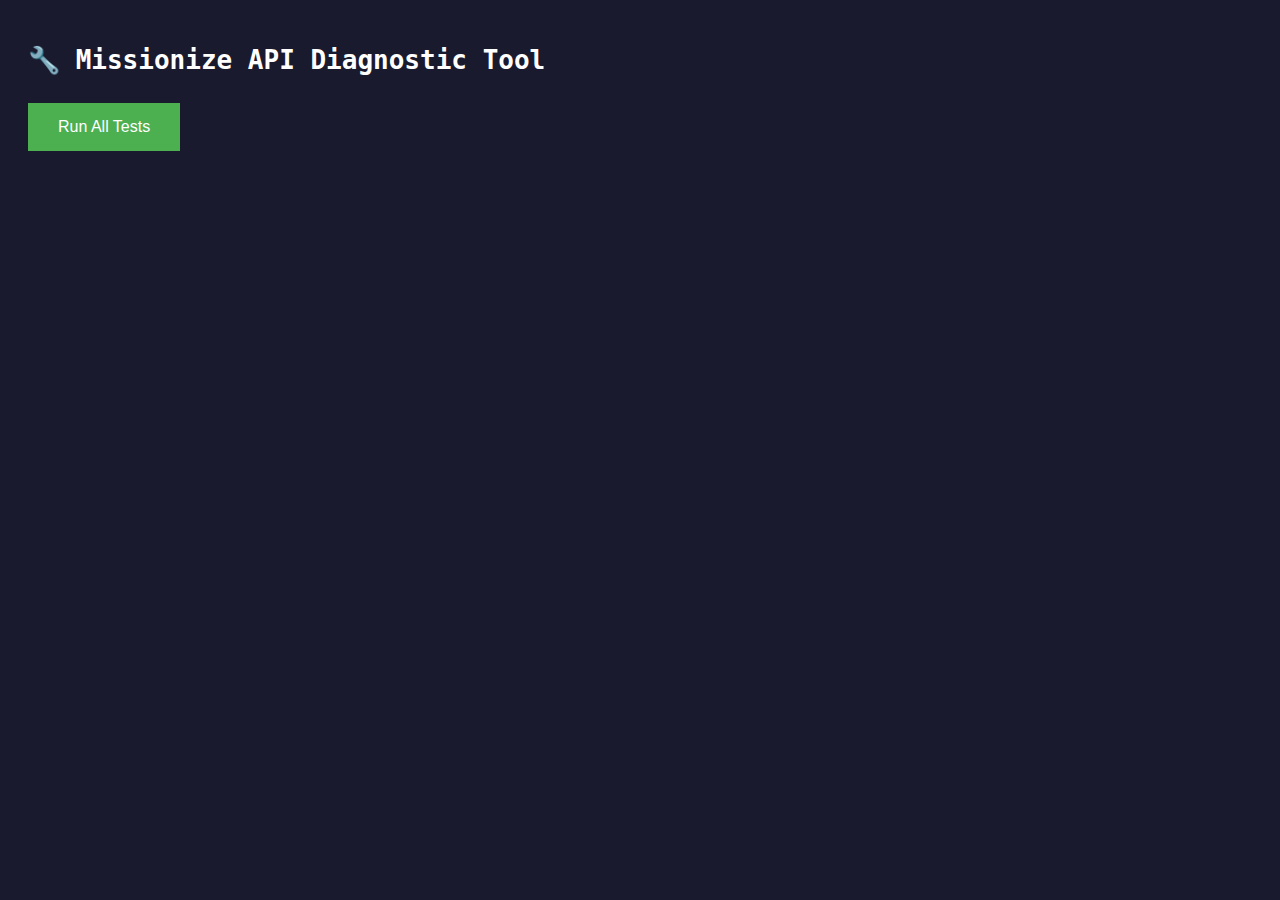
<file: diagnostic.html>
<!DOCTYPE html>
<html>
<head>
    <title>Missionize API Diagnostic</title>
    <style>
        body { font-family: monospace; background: #1a1a2e; color: #0f0; padding: 20px; }
        .test { margin: 10px 0; padding: 10px; border: 1px solid #333; }
        .pass { border-color: #0f0; }
        .fail { border-color: #f00; color: #f00; }
        .pending { border-color: #ff0; color: #ff0; }
        pre { white-space: pre-wrap; font-size: 12px; }
        h1 { color: #fff; }
        button { background: #4CAF50; color: white; padding: 15px 30px; font-size: 16px; cursor: pointer; border: none; margin: 10px 0; }
    </style>
</head>
<body>
    <h1>🔧 Missionize API Diagnostic Tool</h1>
    <button data-action="run-all-tests">Run All Tests</button>
    <div id="results"></div>

    <script>
        const API_BASE = 'https://api.missionize.ai';
        const results = document.getElementById('results');

        function log(testName, status, details) {
            const div = document.createElement('div');
            div.className = `test ${status}`;
            div.innerHTML = `<strong>${status.toUpperCase()}: ${testName}</strong><pre>${JSON.stringify(details, null, 2)}</pre>`;
            results.appendChild(div);
        }

        async function runAllTests() {
            results.innerHTML = '<div class="test pending">Running tests...</div>';
            results.innerHTML = '';

            // Test 1: Health check
            try {
                const health = await fetch(`${API_BASE}/health`);
                const healthData = await health.json();
                log('Health Check', health.ok ? 'pass' : 'fail', healthData);
            } catch (e) {
                log('Health Check', 'fail', { error: e.message });
            }

            // Test 2: Models endpoint
            let models = [];
            try {
                const modelsRes = await fetch(`${API_BASE}/api/chat/models`);
                const modelsData = await modelsRes.json();
                models = modelsData.models || [];
                
                const availableModels = models.filter(m => m.available);
                const unavailableModels = models.filter(m => !m.available);
                
                log('Models Endpoint', modelsRes.ok ? 'pass' : 'fail', {
                    total: models.length,
                    available: availableModels.map(m => m.id),
                    unavailable: unavailableModels.map(m => `${m.id}: ${m.unavailable_reason}`)
                });
            } catch (e) {
                log('Models Endpoint', 'fail', { error: e.message });
            }

            // Test 3: Chat Send endpoint
            let messageId = null;
            try {
                const sendRes = await fetch(`${API_BASE}/api/chat/send`, {
                    method: 'POST',
                    headers: { 'Content-Type': 'application/json' },
                    body: JSON.stringify({
                        messages: [{ role: 'user', content: 'Say hello in 5 words' }],
                        model_id: 'gpt-4o-mini',
                        conversation_id: 'test-' + Date.now()
                    })
                });
                const sendData = await sendRes.json();
                messageId = sendData.message_id;
                log('Chat Send', sendRes.ok ? 'pass' : 'fail', sendData);
            } catch (e) {
                log('Chat Send', 'fail', { error: e.message });
            }

            // Test 4: SSE Stream
            if (messageId) {
                try {
                    log('SSE Stream', 'pending', { message_id: messageId, status: 'Connecting...' });
                    
                    const eventSource = new EventSource(`${API_BASE}/api/chat/stream?message_id=${messageId}`);
                    let chunks = [];
                    let finalEvent = null;
                    let errorEvent = null;

                    const timeout = setTimeout(() => {
                        eventSource.close();
                        log('SSE Stream Result', 'fail', { 
                            error: 'Timeout after 30s',
                            chunks_received: chunks.length,
                            partial_content: chunks.join('')
                        });
                    }, 30000);

                    eventSource.addEventListener('chunk', (e) => {
                        const data = JSON.parse(e.data);
                        chunks.push(data.text || data.content || '');
                    });

                    eventSource.addEventListener('status', (e) => {
                        console.log('Status:', e.data);
                    });

                    eventSource.addEventListener('final', (e) => {
                        clearTimeout(timeout);
                        finalEvent = JSON.parse(e.data);
                        eventSource.close();
                        log('SSE Stream Result', 'pass', {
                            chunks_received: chunks.length,
                            content: chunks.join(''),
                            final: finalEvent
                        });
                    });

                    eventSource.addEventListener('error', (e) => {
                        clearTimeout(timeout);
                        if (e.data) {
                            errorEvent = JSON.parse(e.data);
                            log('SSE Stream Result', 'fail', {
                                error_from_backend: errorEvent,
                                chunks_before_error: chunks.join('')
                            });
                        }
                        eventSource.close();
                    });

                    eventSource.onerror = (e) => {
                        clearTimeout(timeout);
                        eventSource.close();
                        if (!finalEvent && !errorEvent) {
                            log('SSE Stream Result', 'fail', {
                                error: 'Connection failed',
                                readyState: eventSource.readyState,
                                chunks_received: chunks.length
                            });
                        }
                    };

                } catch (e) {
                    log('SSE Stream', 'fail', { error: e.message });
                }
            }
        }

        // Event delegation for click handlers
        document.addEventListener('click', (e) => {
            const target = e.target.closest('[data-action]');
            if (!target) return;

            const action = target.dataset.action;

            if (action === 'run-all-tests') {
                runAllTests();
            }
        });
    </script>
</body>
</html>
</file>
<file: css/dashboard.css>
/**
 * Missionize Dashboard - Dark Theme
 * Color scheme: Dark background with cyan/teal accents
 */

:root {
    /* Dark theme colors */
    --color-bg: #0f1419;
    --color-bg-secondary: #1a1f2e;
    --color-bg-tertiary: #242b3d;
    --color-text: #e6e8eb;
    --color-text-muted: #8b92a1;
    --color-primary: #00d4aa;
    --color-primary-hover: #00f5c3;
    --color-border: #2d3748;
    --color-border-focus: #00d4aa;

    /* Status colors */
    --color-success: #10b981;
    --color-warning: #f59e0b;
    --color-error: #ef4444;
    --color-info: #3b82f6;

    /* Mission status colors */
    --color-queued: #6b7280;
    --color-running: #3b82f6;
    --color-completed: #10b981;
    --color-failed: #ef4444;

    /* Shadows */
    --shadow-sm: 0 1px 2px 0 rgb(0 0 0 / 0.3);
    --shadow-md: 0 4px 6px -1px rgb(0 0 0 / 0.4), 0 2px 4px -2px rgb(0 0 0 / 0.3);
    --shadow-lg: 0 10px 15px -3px rgb(0 0 0 / 0.5), 0 4px 6px -4px rgb(0 0 0 / 0.4);

    /* Fonts */
    --font-sans: -apple-system, BlinkMacSystemFont, 'Segoe UI', 'Roboto', sans-serif;
    --font-mono: 'Consolas', 'Monaco', 'Courier New', monospace;
}

* {
    margin: 0;
    padding: 0;
    box-sizing: border-box;
}

body {
    font-family: var(--font-sans);
    background-color: var(--color-bg);
    color: var(--color-text);
    line-height: 1.6;
}

/* Dashboard Layout */
.dashboard-wrapper {
    display: flex;
    min-height: 100vh;
}

/* Sidebar */
.sidebar {
    width: 250px;
    background: var(--color-bg-secondary);
    border-right: 1px solid var(--color-border);
    display: flex;
    flex-direction: column;
    position: sticky;
    top: 0;
    height: 100vh;
}

.sidebar-header {
    padding: 1.5rem;
    border-bottom: 1px solid var(--color-border);
}

.logo {
    font-size: 1.5rem;
    font-weight: 700;
    color: var(--color-primary);
    letter-spacing: -0.02em;
}

.sidebar-nav {
    flex: 1;
    padding: 1rem 0;
    display: flex;
    flex-direction: column;
    gap: 0.25rem;
}

.nav-tab {
    display: flex;
    align-items: center;
    gap: 0.75rem;
    padding: 0.875rem 1.5rem;
    background: transparent;
    border: none;
    border-left: 3px solid transparent;
    color: var(--color-text-muted);
    cursor: pointer;
    transition: all 0.2s;
    font-size: 0.95rem;
    font-family: var(--font-sans);
    text-align: left;
    width: 100%;
}

.nav-tab:hover {
    background: var(--color-bg-tertiary);
    color: var(--color-text);
}

.nav-tab.active {
    background: var(--color-bg-tertiary);
    border-left-color: var(--color-primary);
    color: var(--color-primary);
}

.nav-icon {
    font-size: 1.25rem;
    line-height: 1;
}

.nav-label {
    font-weight: 500;
}

/* Main Content */
.main-content {
    flex: 1;
    display: flex;
    flex-direction: column;
    overflow-x: hidden;
}

/* Top Header */
.top-header {
    background: var(--color-bg-secondary);
    border-bottom: 1px solid var(--color-border);
    padding: 1rem 2rem;
    display: flex;
    justify-content: space-between;
    align-items: center;
    min-height: 70px;
}

.header-left {
    flex: 1;
}

.page-title {
    font-size: 1.5rem;
    font-weight: 600;
    color: var(--color-text);
}

.header-right {
    display: flex;
    align-items: center;
    gap: 1.5rem;
}

.environment-indicator,
.mode-indicator,
.status-indicator {
    display: flex;
    align-items: center;
    gap: 0.5rem;
    font-size: 0.875rem;
}

.env-label,
.mode-label,
.status-label {
    color: var(--color-text-muted);
}

.env-value,
.mode-value {
    color: var(--color-primary);
    font-weight: 600;
}

.status-dot {
    width: 8px;
    height: 8px;
    border-radius: 50%;
    background: var(--color-error);
}

.status-dot.connected {
    background: var(--color-success);
    box-shadow: 0 0 8px var(--color-success);
}

/* Content Container */
.content-container {
    flex: 1;
    padding: 2rem;
    overflow-y: auto;
}

/* Pipeline View */
.pipeline-container {
    display: grid;
    grid-template-columns: repeat(auto-fit, minmax(280px, 1fr));
    gap: 1.5rem;
}

.pipeline-lane {
    background: var(--color-bg-secondary);
    border: 1px solid var(--color-border);
    border-radius: 8px;
    padding: 1rem;
    min-height: 400px;
}

.lane-header {
    display: flex;
    align-items: center;
    justify-content: space-between;
    margin-bottom: 1rem;
    padding-bottom: 0.75rem;
    border-bottom: 1px solid var(--color-border);
}

.lane-title {
    font-size: 1rem;
    font-weight: 600;
    color: var(--color-text);
}

.lane-count {
    background: var(--color-bg-tertiary);
    color: var(--color-text-muted);
    padding: 0.25rem 0.5rem;
    border-radius: 12px;
    font-size: 0.75rem;
    font-weight: 600;
}

.mission-cards {
    display: flex;
    flex-direction: column;
    gap: 0.75rem;
}

.mission-card {
    background: var(--color-bg-tertiary);
    border: 1px solid var(--color-border);
    border-radius: 6px;
    padding: 1rem;
    cursor: pointer;
    transition: all 0.2s;
}

.mission-card:hover {
    border-color: var(--color-primary);
    box-shadow: 0 0 0 1px var(--color-primary);
}

.mission-card.selected {
    border-color: var(--color-primary);
    background: var(--color-bg);
}

.mission-header {
    display: flex;
    justify-content: space-between;
    align-items: flex-start;
    margin-bottom: 0.5rem;
}

.mission-id {
    font-family: var(--font-mono);
    font-size: 0.75rem;
    color: var(--color-text-muted);
    font-weight: 600;
}

.status-badge {
    padding: 0.125rem 0.5rem;
    border-radius: 4px;
    font-size: 0.75rem;
    font-weight: 600;
    text-transform: uppercase;
}

.status-badge.queued {
    background: rgba(107, 114, 128, 0.2);
    color: var(--color-queued);
}

.status-badge.running {
    background: rgba(59, 130, 246, 0.2);
    color: var(--color-running);
}

.status-badge.completed {
    background: rgba(16, 185, 129, 0.2);
    color: var(--color-completed);
}

.status-badge.failed {
    background: rgba(239, 68, 68, 0.2);
    color: var(--color-failed);
}

.mission-summary {
    font-size: 0.875rem;
    color: var(--color-text);
    margin-bottom: 0.75rem;
    line-height: 1.4;
}

.mission-meta {
    display: flex;
    flex-direction: column;
    gap: 0.25rem;
    font-size: 0.75rem;
    color: var(--color-text-muted);
}

.mission-progress {
    margin-top: 0.5rem;
    height: 3px;
    background: var(--color-border);
    border-radius: 2px;
    overflow: hidden;
}

.mission-progress-fill {
    height: 100%;
    background: var(--color-primary);
    transition: width 0.3s;
}

.needs-input-badge {
    display: inline-flex;
    align-items: center;
    gap: 0.25rem;
    margin-top: 0.5rem;
    padding: 0.25rem 0.5rem;
    background: rgba(245, 158, 11, 0.2);
    color: var(--color-warning);
    border-radius: 4px;
    font-size: 0.75rem;
    font-weight: 600;
}

/* Mission Details Panel */
.mission-details {
    background: var(--color-bg-secondary);
    border: 1px solid var(--color-border);
    border-radius: 8px;
    padding: 1.5rem;
    margin-top: 1.5rem;
}

.details-header {
    display: flex;
    justify-content: space-between;
    align-items: center;
    margin-bottom: 1rem;
    padding-bottom: 1rem;
    border-bottom: 1px solid var(--color-border);
}

.details-title {
    font-size: 1.125rem;
    font-weight: 600;
    color: var(--color-text);
}

.details-close {
    background: transparent;
    border: none;
    color: var(--color-text-muted);
    font-size: 1.5rem;
    cursor: pointer;
    padding: 0;
    line-height: 1;
}

.details-close:hover {
    color: var(--color-text);
}

.details-content {
    display: grid;
    gap: 1rem;
}

.detail-row {
    display: flex;
    flex-direction: column;
    gap: 0.25rem;
}

.detail-label {
    font-size: 0.75rem;
    color: var(--color-text-muted);
    text-transform: uppercase;
    font-weight: 600;
    letter-spacing: 0.05em;
}

.detail-value {
    font-size: 0.95rem;
    color: var(--color-text);
}

.detail-value.mono {
    font-family: var(--font-mono);
    font-size: 0.85rem;
}

.log-output {
    background: var(--color-bg);
    border: 1px solid var(--color-border);
    border-radius: 4px;
    padding: 1rem;
    font-family: var(--font-mono);
    font-size: 0.8rem;
    color: var(--color-text-muted);
    max-height: 200px;
    overflow-y: auto;
}

.details-actions {
    display: flex;
    gap: 0.75rem;
    margin-top: 1rem;
}

/* History Table */
.history-table {
    width: 100%;
    border-collapse: collapse;
    background: var(--color-bg-secondary);
    border: 1px solid var(--color-border);
    border-radius: 8px;
    overflow: hidden;
}

.history-table thead {
    background: var(--color-bg-tertiary);
}

.history-table th {
    padding: 0.875rem 1rem;
    text-align: left;
    font-size: 0.8rem;
    font-weight: 600;
    color: var(--color-text-muted);
    text-transform: uppercase;
    letter-spacing: 0.05em;
    border-bottom: 1px solid var(--color-border);
}

.history-table td {
    padding: 0.875rem 1rem;
    font-size: 0.9rem;
    color: var(--color-text);
    border-bottom: 1px solid var(--color-border);
}

.history-table tbody tr {
    cursor: pointer;
    transition: background 0.2s;
}

.history-table tbody tr:hover {
    background: var(--color-bg-tertiary);
}

.history-table tbody tr:last-child td {
    border-bottom: none;
}

/* Evidence View */
.evidence-container {
    display: grid;
    grid-template-columns: 300px 1fr;
    gap: 1.5rem;
    height: calc(100vh - 200px);
}

.evidence-list {
    background: var(--color-bg-secondary);
    border: 1px solid var(--color-border);
    border-radius: 8px;
    padding: 1rem;
    overflow-y: auto;
}

.evidence-item {
    padding: 0.875rem;
    border-radius: 6px;
    cursor: pointer;
    transition: all 0.2s;
    margin-bottom: 0.5rem;
}

.evidence-item:hover {
    background: var(--color-bg-tertiary);
}

.evidence-item.selected {
    background: var(--color-bg-tertiary);
    border-left: 3px solid var(--color-primary);
}

.evidence-detail {
    background: var(--color-bg-secondary);
    border: 1px solid var(--color-border);
    border-radius: 8px;
    padding: 1.5rem;
    overflow-y: auto;
}

.evidence-hash {
    font-family: var(--font-mono);
    font-size: 0.8rem;
    color: var(--color-text-muted);
    word-break: break-all;
}

/* Patterns View */
.patterns-grid {
    display: grid;
    grid-template-columns: repeat(auto-fill, minmax(280px, 1fr));
    gap: 1.5rem;
}

.pattern-card {
    background: var(--color-bg-secondary);
    border: 1px solid var(--color-border);
    border-radius: 8px;
    padding: 1.5rem;
    transition: all 0.2s;
}

.pattern-card:hover {
    border-color: var(--color-primary);
}

.pattern-name {
    font-size: 1.125rem;
    font-weight: 600;
    color: var(--color-text);
    margin-bottom: 0.5rem;
}

.pattern-category {
    display: inline-block;
    padding: 0.25rem 0.5rem;
    background: var(--color-bg-tertiary);
    color: var(--color-text-muted);
    border-radius: 4px;
    font-size: 0.75rem;
    font-weight: 600;
    margin-bottom: 0.75rem;
}

.pattern-stats {
    display: flex;
    gap: 1rem;
    font-size: 0.875rem;
    color: var(--color-text-muted);
}

/* Mizzi Panel */
.mizzi-container {
    max-width: 800px;
}

.mizzi-status {
    background: var(--color-bg-secondary);
    border: 1px solid var(--color-border);
    border-radius: 8px;
    padding: 1.5rem;
    margin-bottom: 1.5rem;
}

.status-row {
    display: flex;
    justify-content: space-between;
    align-items: center;
    padding: 0.75rem 0;
    border-bottom: 1px solid var(--color-border);
}

.status-row:last-child {
    border-bottom: none;
}

.status-label {
    font-size: 0.875rem;
    color: var(--color-text-muted);
}

.status-value {
    font-weight: 600;
    color: var(--color-text);
}

.mizzi-events {
    background: var(--color-bg-secondary);
    border: 1px solid var(--color-border);
    border-radius: 8px;
    padding: 1.5rem;
}

.event-list {
    display: flex;
    flex-direction: column;
    gap: 0.75rem;
}

.event-item {
    padding: 0.75rem;
    background: var(--color-bg-tertiary);
    border-radius: 6px;
    font-size: 0.875rem;
    color: var(--color-text);
}

.event-time {
    color: var(--color-text-muted);
    font-size: 0.75rem;
    margin-left: 0.5rem;
}

.mizzi-actions {
    display: flex;
    gap: 0.75rem;
    margin-top: 1.5rem;
}

/* Settings */
.settings-container {
    max-width: 700px;
}

.settings-section {
    background: var(--color-bg-secondary);
    border: 1px solid var(--color-border);
    border-radius: 8px;
    padding: 1.5rem;
    margin-bottom: 1.5rem;
}

.section-title {
    font-size: 1.125rem;
    font-weight: 600;
    color: var(--color-text);
    margin-bottom: 1rem;
}

.setting-item {
    padding: 1rem 0;
    border-bottom: 1px solid var(--color-border);
}

.setting-item:last-child {
    border-bottom: none;
}

.setting-label {
    display: block;
    font-size: 0.9rem;
    font-weight: 500;
    color: var(--color-text);
    margin-bottom: 0.5rem;
}

.setting-input {
    width: 100%;
    padding: 0.75rem;
    background: var(--color-bg);
    border: 1px solid var(--color-border);
    border-radius: 6px;
    color: var(--color-text);
    font-family: var(--font-mono);
    font-size: 0.875rem;
}

.setting-input:focus {
    outline: none;
    border-color: var(--color-primary);
}

.toggle-container {
    display: flex;
    justify-content: space-between;
    align-items: center;
}

.toggle-switch {
    position: relative;
    width: 50px;
    height: 26px;
    background: var(--color-border);
    border-radius: 13px;
    cursor: pointer;
    transition: background 0.3s;
}

.toggle-switch.active {
    background: var(--color-primary);
}

.toggle-slider {
    position: absolute;
    top: 3px;
    left: 3px;
    width: 20px;
    height: 20px;
    background: white;
    border-radius: 50%;
    transition: transform 0.3s;
}

.toggle-switch.active .toggle-slider {
    transform: translateX(24px);
}

/* Buttons */
.btn {
    padding: 0.625rem 1.25rem;
    border-radius: 6px;
    font-weight: 600;
    font-size: 0.875rem;
    border: none;
    cursor: pointer;
    transition: all 0.2s;
    font-family: var(--font-sans);
}

.btn-primary {
    background: var(--color-primary);
    color: var(--color-bg);
}

.btn-primary:hover {
    background: var(--color-primary-hover);
}

.btn-secondary {
    background: var(--color-bg-tertiary);
    color: var(--color-text);
    border: 1px solid var(--color-border);
}

.btn-secondary:hover {
    border-color: var(--color-primary);
    color: var(--color-primary);
}

/* Responsive */
@media (max-width: 768px) {
    .dashboard-wrapper {
        flex-direction: column;
    }

    .sidebar {
        width: 100%;
        height: auto;
        position: relative;
    }

    .sidebar-nav {
        flex-direction: row;
        overflow-x: auto;
        padding: 0.5rem;
    }

    .nav-tab {
        flex-direction: column;
        padding: 0.75rem;
        min-width: 80px;
        text-align: center;
    }

    .top-header {
        flex-direction: column;
        align-items: flex-start;
        gap: 1rem;
    }

    .header-right {
        width: 100%;
        justify-content: space-between;
    }

    .pipeline-container {
        grid-template-columns: 1fr;
    }

    .evidence-container {
        grid-template-columns: 1fr;
        height: auto;
    }
}
</file>
<file: console.css>
/**
 * Missionize Console (Beta) - Styles
 * Dark theme matching landing page
 */

/* Reset and Base Styles */
* {
    margin: 0;
    padding: 0;
    box-sizing: border-box;
}

body {
    font-family: -apple-system, BlinkMacSystemFont, 'Segoe UI', Roboto, Oxygen, Ubuntu, Cantarell, sans-serif;
    line-height: 1.6;
    color: #ffffff;
    background: #0a0a0a;
}

/* Header */
header {
    background: #111111;
    color: white;
    padding: 1.5rem 2rem;
    box-shadow: 0 2px 10px rgba(0, 0, 0, 0.5);
    border-bottom: 1px solid #333333;
}

.header-content {
    max-width: 1400px;
    margin: 0 auto;
    display: flex;
    justify-content: space-between;
    align-items: center;
}

header h1 {
    font-size: 1.8rem;
    font-weight: 600;
}

.beta-badge {
    font-size: 0.7rem;
    background: rgba(45, 212, 191, 0.2);
    color: #2dd4bf;
    padding: 0.2rem 0.5rem;
    border-radius: 4px;
    margin-left: 0.5rem;
    font-weight: 400;
}

.back-link {
    color: #2dd4bf;
    text-decoration: none;
    padding: 0.5rem 1rem;
    border: 1px solid #333333;
    border-radius: 6px;
    transition: all 0.3s ease;
}

.back-link:hover {
    background: rgba(45, 212, 191, 0.1);
    border-color: #2dd4bf;
}

/* Main Console Container */
.console-container {
    max-width: 1400px;
    margin: 2rem auto;
    padding: 0 2rem;
    display: grid;
    grid-template-columns: 1fr 1fr;
    gap: 2rem;
    min-height: calc(100vh - 200px);
}

/* Panels */
.input-panel,
.output-panel {
    background: #111111;
    border-radius: 8px;
    padding: 2rem;
    box-shadow: 0 4px 6px rgba(0, 0, 0, 0.3);
    border: 1px solid #333333;
}

.input-panel h2,
.output-panel h2 {
    font-size: 1.4rem;
    margin-bottom: 1.5rem;
    color: #2dd4bf;
}

/* Form Elements */
.form-group {
    margin-bottom: 1.5rem;
}

.form-group label {
    display: block;
    font-weight: 600;
    margin-bottom: 0.5rem;
    color: #9ca3af;
}

.form-group input[type="password"],
.form-group textarea {
    width: 100%;
    padding: 0.75rem;
    background: #1a1a1a;
    border: 2px solid #333333;
    border-radius: 6px;
    font-size: 1rem;
    font-family: inherit;
    color: #ffffff;
    transition: border-color 0.3s ease;
}

.form-group input[type="password"]:focus,
.form-group textarea:focus {
    outline: none;
    border-color: #2dd4bf;
}

.form-group textarea {
    font-family: 'Courier New', monospace;
    resize: vertical;
}

.form-group input[type="password"]::placeholder,
.form-group textarea::placeholder {
    color: #6b7280;
}

.help-text {
    display: block;
    margin-top: 0.5rem;
    font-size: 0.85rem;
    color: #6b7280;
}

.help-text code {
    background: #1a1a1a;
    color: #2dd4bf;
    padding: 0.2rem 0.4rem;
    border-radius: 3px;
    font-size: 0.8rem;
}

/* Run Button */
.run-button {
    width: 100%;
    padding: 1rem 2rem;
    background: linear-gradient(135deg, #2dd4bf 0%, #14b8a6 100%);
    color: #0a0a0a;
    border: none;
    border-radius: 8px;
    font-size: 1.1rem;
    font-weight: 600;
    cursor: pointer;
    transition: all 0.3s ease;
    box-shadow: 0 4px 6px rgba(45, 212, 191, 0.3);
}

.run-button:hover:not(:disabled) {
    transform: translateY(-2px);
    box-shadow: 0 6px 12px rgba(45, 212, 191, 0.4);
}

.run-button:active:not(:disabled) {
    transform: translateY(0);
}

.run-button:disabled {
    opacity: 0.6;
    cursor: not-allowed;
}

.run-button.loading {
    background: #444;
}

/* Error Display */
.error-message {
    margin-top: 1rem;
    padding: 1rem;
    background: rgba(220, 38, 38, 0.1);
    border-left: 4px solid #dc2626;
    border-radius: 4px;
    color: #fca5a5;
    font-size: 0.9rem;
}

/* Output Display */
.output-empty {
    padding: 3rem;
    text-align: center;
    color: #6b7280;
    font-size: 1.1rem;
}

.response-summary,
.response-raw {
    margin-bottom: 2rem;
}

.response-summary h3,
.response-raw h3 {
    font-size: 1.1rem;
    margin-bottom: 1rem;
    color: #2dd4bf;
}

.summary-grid {
    display: grid;
    grid-template-columns: 1fr 1fr;
    gap: 1rem;
}

.summary-item {
    padding: 0.75rem;
    background: #1a1a1a;
    border-radius: 6px;
    border-left: 3px solid #2dd4bf;
}

.summary-item.full-width {
    grid-column: 1 / -1;
}

.summary-item strong {
    display: block;
    margin-bottom: 0.25rem;
    color: #2dd4bf;
}

.recommendation-text {
    margin-top: 0.5rem;
    padding: 0.75rem;
    background: #0a0a0a;
    border-radius: 4px;
    white-space: pre-wrap;
    word-wrap: break-word;
    color: #e5e7eb;
}

.agent-list {
    margin-top: 0.5rem;
    padding-left: 1.5rem;
    color: #9ca3af;
}

.agent-list li {
    margin-bottom: 0.5rem;
}

.error-box {
    background: rgba(220, 38, 38, 0.1);
    border-left-color: #dc2626;
    color: #fca5a5;
}

.note-box {
    background: rgba(245, 166, 35, 0.1);
    border-left-color: #f59e0b;
    color: #fcd34d;
}

.response-raw pre {
    background: #0a0a0a;
    color: #e5e7eb;
    padding: 1.5rem;
    border-radius: 6px;
    overflow-x: auto;
    font-size: 0.85rem;
    line-height: 1.5;
    max-height: 600px;
    overflow-y: auto;
    border: 1px solid #333333;
}

/* Footer */
footer {
    background: #111111;
    color: #9ca3af;
    text-align: center;
    padding: 1.5rem;
    margin-top: 3rem;
    border-top: 1px solid #333333;
}

footer p {
    margin: 0;
}

footer a {
    color: #2dd4bf;
    text-decoration: none;
}

footer a:hover {
    text-decoration: underline;
}

/* Mobile Responsive */
@media (max-width: 768px) {
    .console-container {
        grid-template-columns: 1fr;
        padding: 0 1rem;
    }

    header {
        padding: 1rem;
    }

    .header-content {
        flex-direction: column;
        gap: 1rem;
    }

    .input-panel,
    .output-panel {
        padding: 1.5rem;
    }

    .summary-grid {
        grid-template-columns: 1fr;
    }
}
</file>
